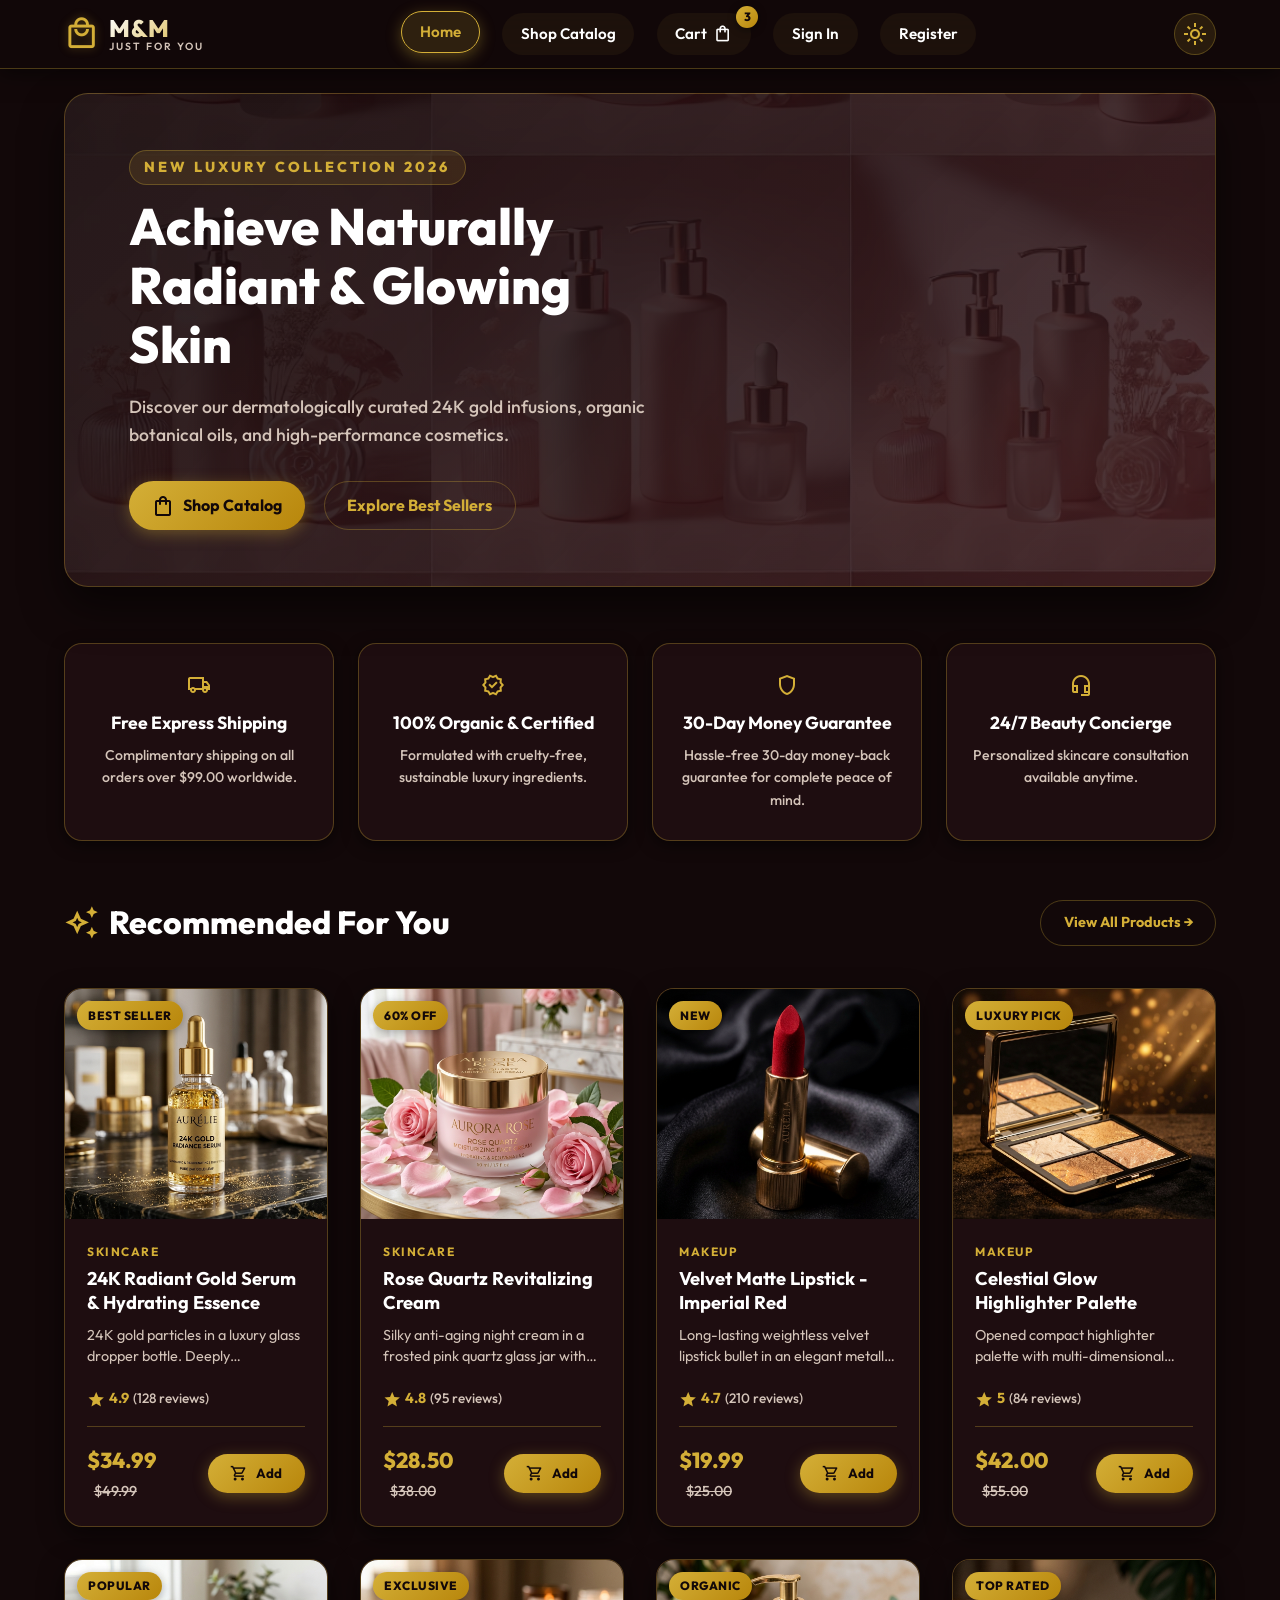
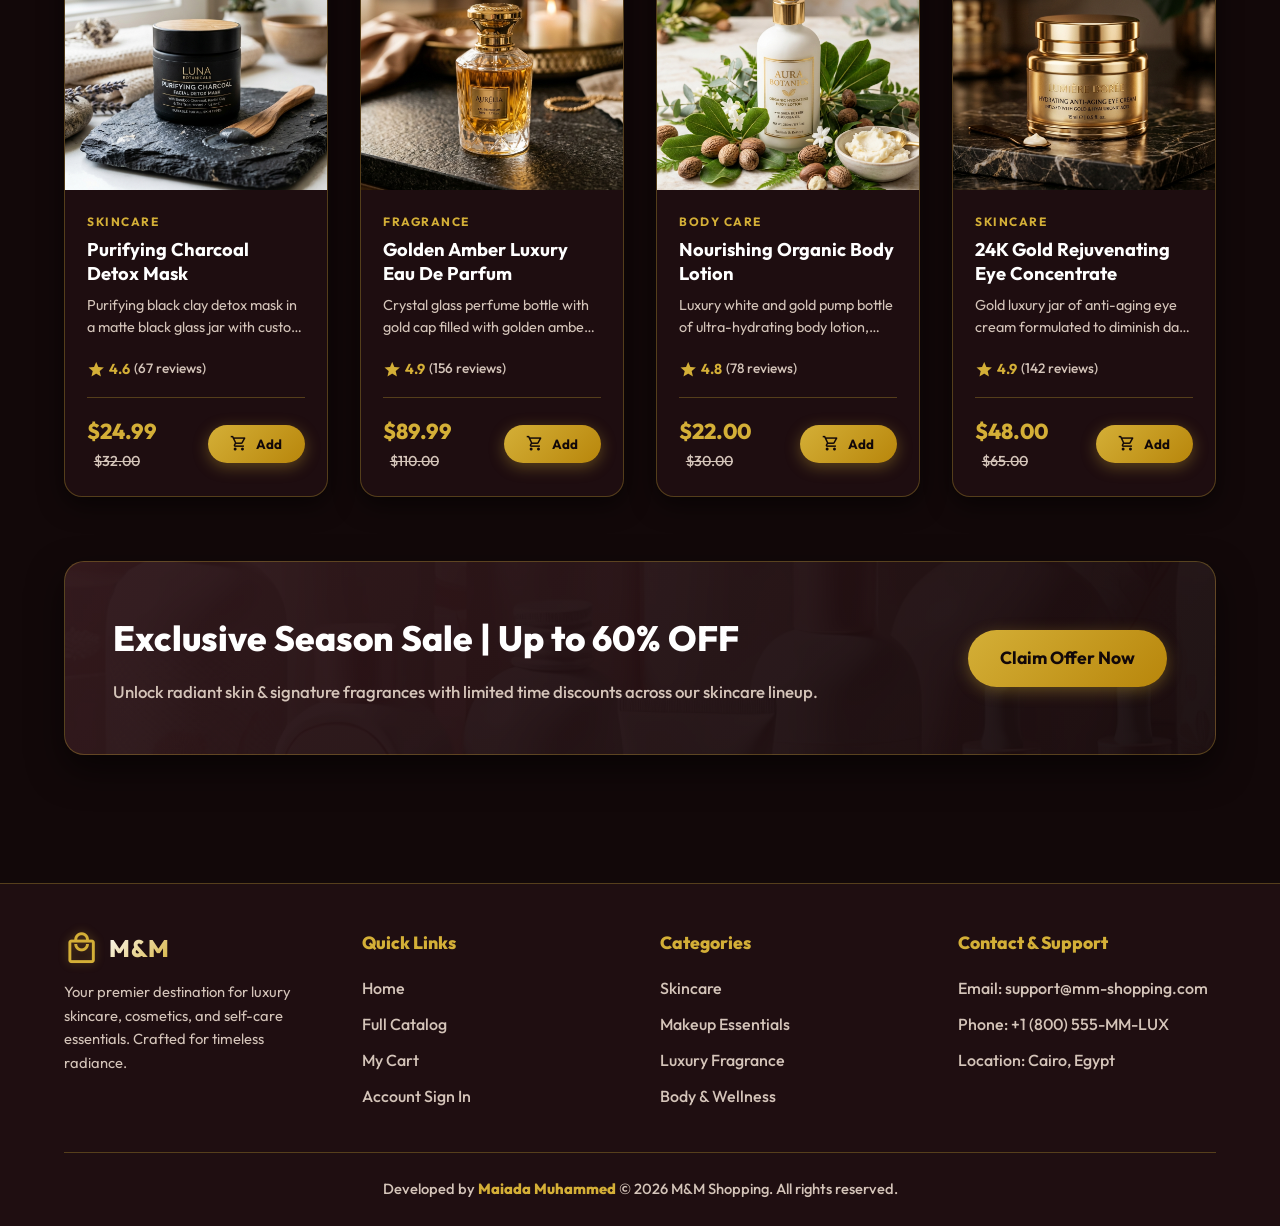
<file: index.html>
<!DOCTYPE html>
<html lang="en" data-theme="dark">
<head>
  <meta charset="UTF-8" />
  <meta name="viewport" content="width=device-width, initial-scale=1.0" />
  <title>M&M Shopping | Luxury Beauty, Skincare & Fragrances</title>
  <meta name="description" content="Discover premium skincare, cosmetics, and luxury fragrances crafted for naturally radiant and glowing skin. Shop our 24K gold serums and organic body care." />
  <meta name="keywords" content="M&M Shopping, luxury skincare, cosmetics, 24K gold serum, luxury perfume, organic body care, beauty store" />
  <meta name="author" content="Maiada Muhammed" />
  
  <!-- OpenGraph SEO Tags -->
  <meta property="og:title" content="M&M Shopping | Luxury Beauty & Skincare" />
  <meta property="og:description" content="Discover premium skincare, cosmetics, and fragrances crafted for naturally radiant and glowing skin." />
  <meta property="og:type" content="website" />
  <meta property="og:image" content="./imgs/background.webp" />

  <!-- Twitter SEO Tags -->
  <meta name="twitter:card" content="summary_large_image" />
  <meta name="twitter:title" content="M&M Shopping | Luxury Beauty & Skincare" />
  <meta name="twitter:description" content="Discover premium skincare, cosmetics, and fragrances crafted for naturally radiant and glowing skin." />

  <!-- Performance Optimization Preconnects -->
  <link rel="preconnect" href="https://fonts.googleapis.com" />
  <link rel="preconnect" href="https://fonts.gstatic.com" crossorigin />
  
  <!-- External Global & Page Styles -->
  <link rel="stylesheet" href="./css/global.css" />
  <link rel="stylesheet" href="./css/pages/home.css" />
  <link rel="stylesheet" href="https://fonts.googleapis.com/css2?family=Material+Symbols+Outlined:opsz,wght,FILL,GRAD@24,400,0,0" />

  <!-- Schema.org JSON-LD Structured Data for SEO -->
  <script type="application/ld+json">
  {
    "@context": "https://schema.org",
    "@type": "BeautyStore",
    "name": "M&M Shopping",
    "description": "Premier destination for luxury skincare, cosmetics, and self-care essentials.",
    "url": "https://mm-shopping.com",
    "telephone": "+1800555MMLUX",
    "priceRange": "$$"
  }
  </script>
</head>
<body>

  <!-- SITE HEADER -->
  <header class="site-header">
    <div class="container header-container">
      <a href="./index.html" class="logo-brand" title="M&M Shopping Home">
        <span class="material-symbols-outlined">local_mall</span>
        <div class="logo-brand-text">
          <span class="logo-title">M&M</span>
          <span class="logo-subtitle">Just For You</span>
        </div>
      </a>

      <nav class="nav-links" aria-label="Main Navigation">
        <a href="./index.html" class="nav-item active">Home</a>
        <a href="./web pages/product.html" class="nav-item">Shop Catalog</a>
        <a href="./web pages/cart.html" class="nav-item cart-link-wrapper">
          <span>Cart</span>
          <span class="material-symbols-outlined" style="font-size:1.2rem;">shopping_bag</span>
          <span class="cart-badge product-number">0</span>
        </a>
        <a href="./web pages/signup.html" class="nav-item sign-up">Sign In</a>
        <a href="./web pages/register.html" class="nav-item register">Register</a>
      </nav>

      <div style="display:flex; align-items:center; gap:0.8rem;">
        <button class="theme-toggle-btn" title="Toggle Light/Dark Theme" aria-label="Toggle theme">
          <span class="material-symbols-outlined">dark_mode</span>
        </button>
        <button class="mobile-menu-btn" title="Open Mobile Navigation" aria-label="Open menu">
          <span class="material-symbols-outlined">menu</span>
        </button>
      </div>
    </div>
  </header>

  <!-- MAIN CONTENT -->
  <main class="container">
    
    <!-- Hero Banner Section -->
    <section class="hero-slider" aria-label="Hero Section">
      <div class="hero-content">
        <span class="hero-subtitle">New Luxury Collection 2026</span>
        <h1 class="hero-title">Achieve Naturally Radiant & Glowing Skin</h1>
        <p class="hero-desc">Discover our dermatologically curated 24K gold infusions, organic botanical oils, and high-performance cosmetics.</p>
        <div class="hero-buttons">
          <a href="./web pages/product.html" class="btn-primary-gold">
            <span class="material-symbols-outlined">shopping_bag</span> Shop Catalog
          </a>
          <a href="#recommended" class="btn-secondary-outline">
            Explore Best Sellers
          </a>
        </div>
      </div>
    </section>

    <!-- Key Benefits Grid -->
    <section class="benefits-grid" aria-label="Store Benefits">
      <div class="benefit-card">
        <span class="material-symbols-outlined benefit-icon">local_shipping</span>
        <h3 class="benefit-title">Free Express Shipping</h3>
        <p class="benefit-desc">Complimentary shipping on all orders over $99.00 worldwide.</p>
      </div>
      <div class="benefit-card">
        <span class="material-symbols-outlined benefit-icon">verified</span>
        <h3 class="benefit-title">100% Organic & Certified</h3>
        <p class="benefit-desc">Formulated with cruelty-free, sustainable luxury ingredients.</p>
      </div>
      <div class="benefit-card">
        <span class="material-symbols-outlined benefit-icon">shield</span>
        <h3 class="benefit-title">30-Day Money Guarantee</h3>
        <p class="benefit-desc">Hassle-free 30-day money-back guarantee for complete peace of mind.</p>
      </div>
      <div class="benefit-card">
        <span class="material-symbols-outlined benefit-icon">headset_mic</span>
        <h3 class="benefit-title">24/7 Beauty Concierge</h3>
        <p class="benefit-desc">Personalized skincare consultation available anytime.</p>
      </div>
    </section>

    <!-- Recommended Products Section -->
    <section id="recommended" aria-label="Recommended Products">
      <div class="section-header">
        <h2 class="section-title">
          <span class="material-symbols-outlined">auto_awesome</span> Recommended For You
        </h2>
        <a href="./web pages/product.html" class="btn-secondary-outline" style="font-size:0.9rem;">
          View All Products →
        </a>
      </div>

      <!-- Products Grid (Populated dynamically via external JS) -->
      <div class="products-grid" id="home-products-grid"></div>
    </section>

    <!-- Promo Banner -->
    <section class="promo-banner" aria-label="Special Discount Banner">
      <div class="promo-text">
        <h2>Exclusive Season Sale | Up to 60% OFF</h2>
        <p>Unlock radiant skin & signature fragrances with limited time discounts across our skincare lineup.</p>
      </div>
      <a href="./web pages/product.html" class="btn-primary-gold" style="padding:0.9rem 2rem; font-size:1.1rem; white-space:nowrap;">
        Claim Offer Now
      </a>
    </section>

  </main>

  <!-- FOOTER -->
  <footer class="site-footer">
    <div class="container">
      <div class="footer-content">
        <div class="footer-brand">
          <a href="./index.html" class="logo-brand">
            <span class="material-symbols-outlined">local_mall</span>
            <span class="logo-title">M&M</span>
          </a>
          <p>Your premier destination for luxury skincare, cosmetics, and self-care essentials. Crafted for timeless radiance.</p>
        </div>
        
        <div class="footer-col">
          <h4>Quick Links</h4>
          <ul class="footer-links">
            <li><a href="./index.html">Home</a></li>
            <li><a href="./web pages/product.html">Full Catalog</a></li>
            <li><a href="./web pages/cart.html">My Cart</a></li>
            <li><a href="./web pages/signup.html">Account Sign In</a></li>
          </ul>
        </div>

        <div class="footer-col">
          <h4>Categories</h4>
          <ul class="footer-links">
            <li><a href="./web pages/product.html">Skincare</a></li>
            <li><a href="./web pages/product.html">Makeup Essentials</a></li>
            <li><a href="./web pages/product.html">Luxury Fragrance</a></li>
            <li><a href="./web pages/product.html">Body & Wellness</a></li>
          </ul>
        </div>

        <div class="footer-col">
          <h4>Contact & Support</h4>
          <ul class="footer-links">
            <li>Email: support@mm-shopping.com</li>
            <li>Phone: +1 (800) 555-MM-LUX</li>
            <li>Location: Cairo, Egypt</li>
          </ul>
        </div>
      </div>

      <div class="footer-bottom">
        Developed by <span>Maiada Muhammed</span> &copy; 2026 M&M Shopping. All rights reserved.
      </div>
    </div>
  </footer>

  <!-- External JavaScript Modules -->
  <script src="./js/products-data.js"></script>
  <script src="./js/cart.js"></script>
  <script src="./js/auth.js"></script>
  <script src="./js/theme.js"></script>
  <script src="./js/main.js"></script>
  <script src="./js/pages/home-page.js"></script>

</body>
</html>
</file>
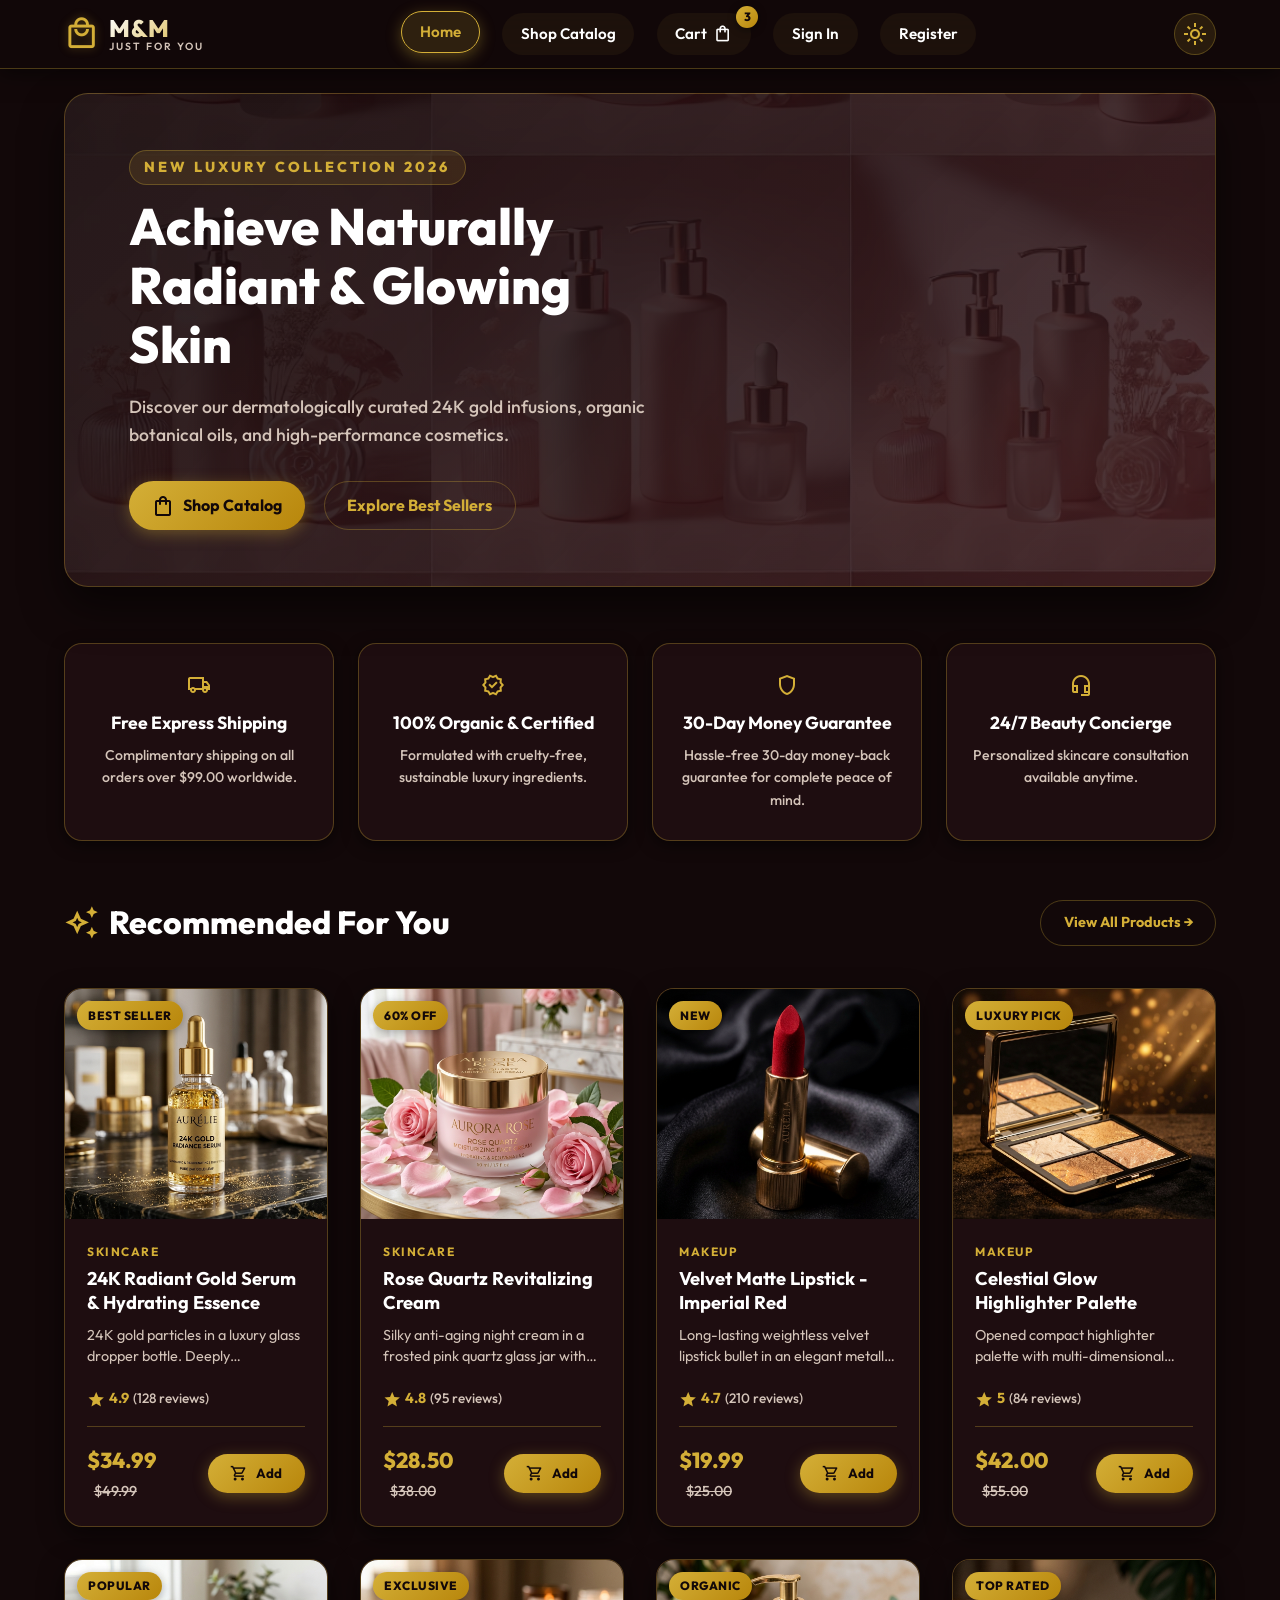
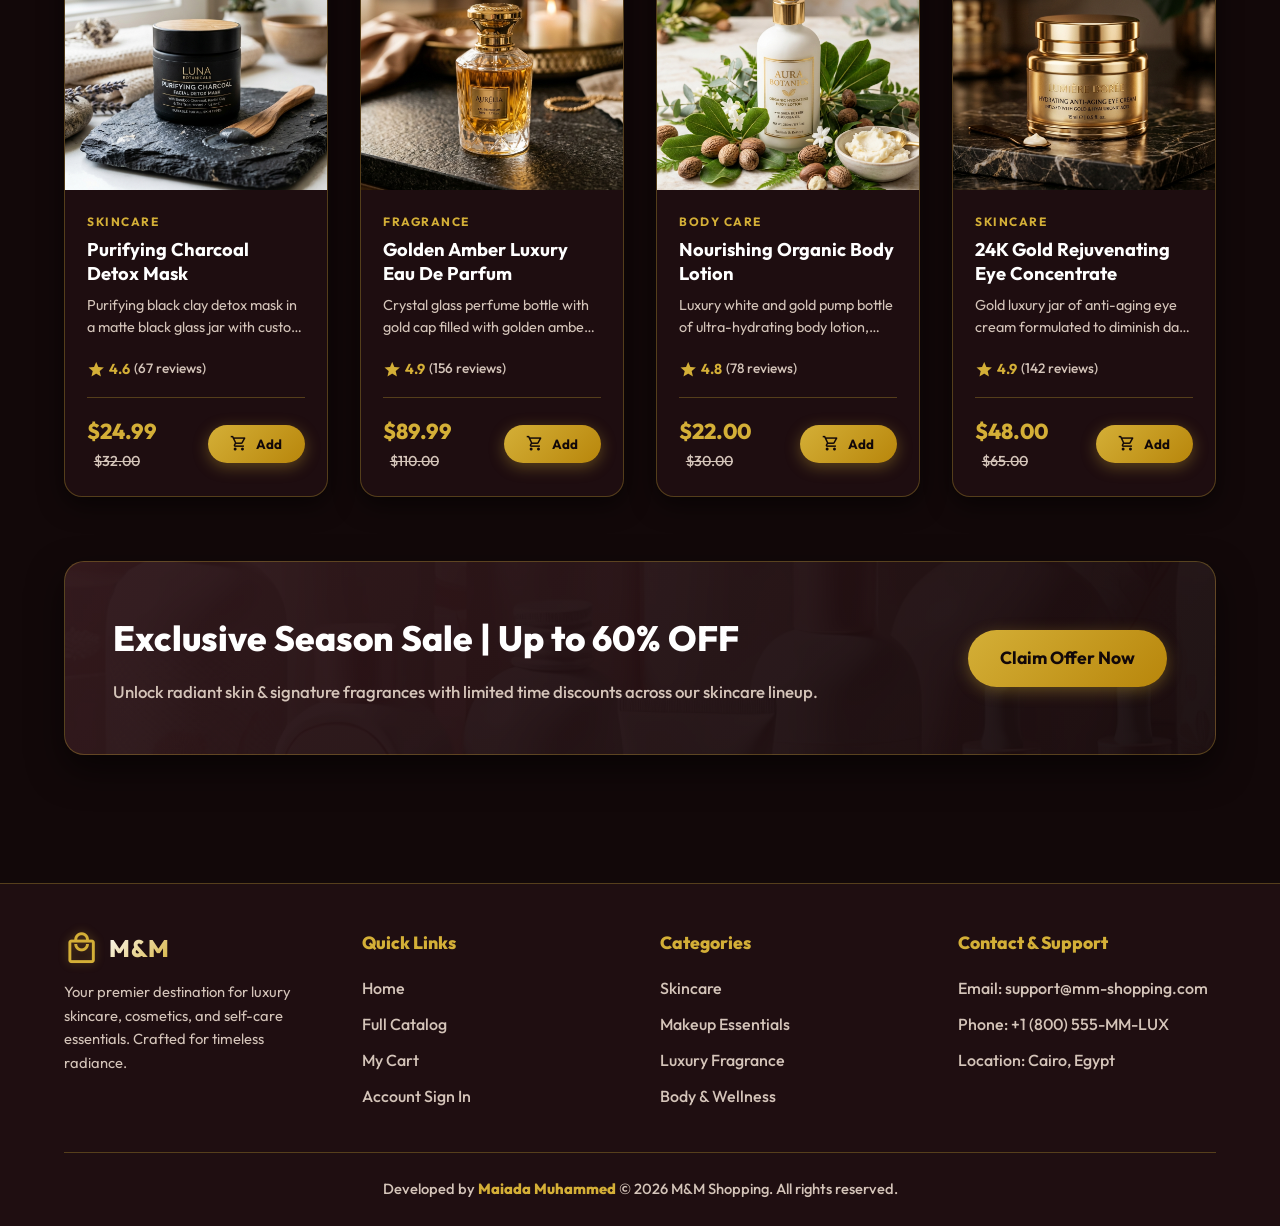
<file: home.html>
<!DOCTYPE html>
<html lang="en" data-theme="dark">
<head>
  <meta charset="UTF-8" />
  <meta name="viewport" content="width=device-width, initial-scale=1.0" />
  <title>M&M Shopping | Luxury Beauty, Skincare & Fragrances</title>
  <meta name="description" content="Discover premium skincare, cosmetics, and luxury fragrances crafted for naturally radiant and glowing skin. Shop our 24K gold serums and organic body care." />
  <meta name="keywords" content="M&M Shopping, luxury skincare, cosmetics, 24K gold serum, luxury perfume, organic body care, beauty store" />
  <meta name="author" content="Maiada Muhammed" />
  
  <!-- OpenGraph SEO Tags -->
  <meta property="og:title" content="M&M Shopping | Luxury Beauty & Skincare" />
  <meta property="og:description" content="Discover premium skincare, cosmetics, and fragrances crafted for naturally radiant and glowing skin." />
  <meta property="og:type" content="website" />
  <meta property="og:image" content="./imgs/background.webp" />

  <!-- Twitter SEO Tags -->
  <meta name="twitter:card" content="summary_large_image" />
  <meta name="twitter:title" content="M&M Shopping | Luxury Beauty & Skincare" />
  <meta name="twitter:description" content="Discover premium skincare, cosmetics, and fragrances crafted for naturally radiant and glowing skin." />

  <!-- Performance Optimization Preconnects -->
  <link rel="preconnect" href="https://fonts.googleapis.com" />
  <link rel="preconnect" href="https://fonts.gstatic.com" crossorigin />
  
  <!-- External Global & Page Styles -->
  <link rel="stylesheet" href="./css/global.css" />
  <link rel="stylesheet" href="./css/pages/home.css" />
  <link rel="stylesheet" href="https://fonts.googleapis.com/css2?family=Material+Symbols+Outlined:opsz,wght,FILL,GRAD@24,400,0,0" />

  <!-- Schema.org JSON-LD Structured Data for SEO -->
  <script type="application/ld+json">
  {
    "@context": "https://schema.org",
    "@type": "BeautyStore",
    "name": "M&M Shopping",
    "description": "Premier destination for luxury skincare, cosmetics, and self-care essentials.",
    "url": "https://mm-shopping.com",
    "telephone": "+1800555MMLUX",
    "priceRange": "$$"
  }
  </script>
</head>
<body>

  <!-- SITE HEADER -->
  <header class="site-header">
    <div class="container header-container">
      <a href="./home.html" class="logo-brand" title="M&M Shopping Home">
        <span class="material-symbols-outlined">local_mall</span>
        <div class="logo-brand-text">
          <span class="logo-title">M&M</span>
          <span class="logo-subtitle">Just For You</span>
        </div>
      </a>

      <nav class="nav-links" aria-label="Main Navigation">
        <a href="./home.html" class="nav-item active">Home</a>
        <a href="./web pages/product.html" class="nav-item">Shop Catalog</a>
        <a href="./web pages/cart.html" class="nav-item cart-link-wrapper">
          <span>Cart</span>
          <span class="material-symbols-outlined" style="font-size:1.2rem;">shopping_bag</span>
          <span class="cart-badge product-number">0</span>
        </a>
        <a href="./web pages/signup.html" class="nav-item sign-up">Sign In</a>
        <a href="./web pages/register.html" class="nav-item register">Register</a>
      </nav>

      <div style="display:flex; align-items:center; gap:0.8rem;">
        <button class="theme-toggle-btn" title="Toggle Light/Dark Theme" aria-label="Toggle theme">
          <span class="material-symbols-outlined">dark_mode</span>
        </button>
        <button class="mobile-menu-btn" title="Open Mobile Navigation" aria-label="Open menu">
          <span class="material-symbols-outlined">menu</span>
        </button>
      </div>
    </div>
  </header>

  <!-- MAIN CONTENT -->
  <main class="container">
    
    <!-- Hero Banner Section -->
    <section class="hero-slider" aria-label="Hero Section">
      <div class="hero-content">
        <span class="hero-subtitle">New Luxury Collection 2026</span>
        <h1 class="hero-title">Achieve Naturally Radiant & Glowing Skin</h1>
        <p class="hero-desc">Discover our dermatologically curated 24K gold infusions, organic botanical oils, and high-performance cosmetics.</p>
        <div class="hero-buttons">
          <a href="./web pages/product.html" class="btn-primary-gold">
            <span class="material-symbols-outlined">shopping_bag</span> Shop Catalog
          </a>
          <a href="#recommended" class="btn-secondary-outline">
            Explore Best Sellers
          </a>
        </div>
      </div>
    </section>

    <!-- Key Benefits Grid -->
    <section class="benefits-grid" aria-label="Store Benefits">
      <div class="benefit-card">
        <span class="material-symbols-outlined benefit-icon">local_shipping</span>
        <h3 class="benefit-title">Free Express Shipping</h3>
        <p class="benefit-desc">Complimentary shipping on all orders over $99.00 worldwide.</p>
      </div>
      <div class="benefit-card">
        <span class="material-symbols-outlined benefit-icon">verified</span>
        <h3 class="benefit-title">100% Organic & Certified</h3>
        <p class="benefit-desc">Formulated with cruelty-free, sustainable luxury ingredients.</p>
      </div>
      <div class="benefit-card">
        <span class="material-symbols-outlined benefit-icon">shield</span>
        <h3 class="benefit-title">30-Day Money Guarantee</h3>
        <p class="benefit-desc">Hassle-free 30-day money-back guarantee for complete peace of mind.</p>
      </div>
      <div class="benefit-card">
        <span class="material-symbols-outlined benefit-icon">headset_mic</span>
        <h3 class="benefit-title">24/7 Beauty Concierge</h3>
        <p class="benefit-desc">Personalized skincare consultation available anytime.</p>
      </div>
    </section>

    <!-- Recommended Products Section -->
    <section id="recommended" aria-label="Recommended Products">
      <div class="section-header">
        <h2 class="section-title">
          <span class="material-symbols-outlined">auto_awesome</span> Recommended For You
        </h2>
        <a href="./web pages/product.html" class="btn-secondary-outline" style="font-size:0.9rem;">
          View All Products →
        </a>
      </div>

      <!-- Products Grid (Populated dynamically via external JS) -->
      <div class="products-grid" id="home-products-grid"></div>
    </section>

    <!-- Promo Banner -->
    <section class="promo-banner" aria-label="Special Discount Banner">
      <div class="promo-text">
        <h2>Exclusive Season Sale | Up to 60% OFF</h2>
        <p>Unlock radiant skin & signature fragrances with limited time discounts across our skincare lineup.</p>
      </div>
      <a href="./web pages/product.html" class="btn-primary-gold" style="padding:0.9rem 2rem; font-size:1.1rem; white-space:nowrap;">
        Claim Offer Now
      </a>
    </section>

  </main>

  <!-- FOOTER -->
  <footer class="site-footer">
    <div class="container">
      <div class="footer-content">
        <div class="footer-brand">
          <a href="./home.html" class="logo-brand">
            <span class="material-symbols-outlined">local_mall</span>
            <span class="logo-title">M&M</span>
          </a>
          <p>Your premier destination for luxury skincare, cosmetics, and self-care essentials. Crafted for timeless radiance.</p>
        </div>
        
        <div class="footer-col">
          <h4>Quick Links</h4>
          <ul class="footer-links">
            <li><a href="./home.html">Home</a></li>
            <li><a href="./web pages/product.html">Full Catalog</a></li>
            <li><a href="./web pages/cart.html">My Cart</a></li>
            <li><a href="./web pages/signup.html">Account Sign In</a></li>
          </ul>
        </div>

        <div class="footer-col">
          <h4>Categories</h4>
          <ul class="footer-links">
            <li><a href="./web pages/product.html">Skincare</a></li>
            <li><a href="./web pages/product.html">Makeup Essentials</a></li>
            <li><a href="./web pages/product.html">Luxury Fragrance</a></li>
            <li><a href="./web pages/product.html">Body & Wellness</a></li>
          </ul>
        </div>

        <div class="footer-col">
          <h4>Contact & Support</h4>
          <ul class="footer-links">
            <li>Email: support@mm-shopping.com</li>
            <li>Phone: +1 (800) 555-MM-LUX</li>
            <li>Location: Cairo, Egypt</li>
          </ul>
        </div>
      </div>

      <div class="footer-bottom">
        Developed by <span>Maiada Muhammed</span> &copy; 2026 M&M Shopping. All rights reserved.
      </div>
    </div>
  </footer>

  <!-- External JavaScript Modules -->
  <script src="./js/products-data.js"></script>
  <script src="./js/cart.js"></script>
  <script src="./js/auth.js"></script>
  <script src="./js/theme.js"></script>
  <script src="./js/main.js"></script>
  <script src="./js/pages/home-page.js"></script>

</body>
</html>
</file>
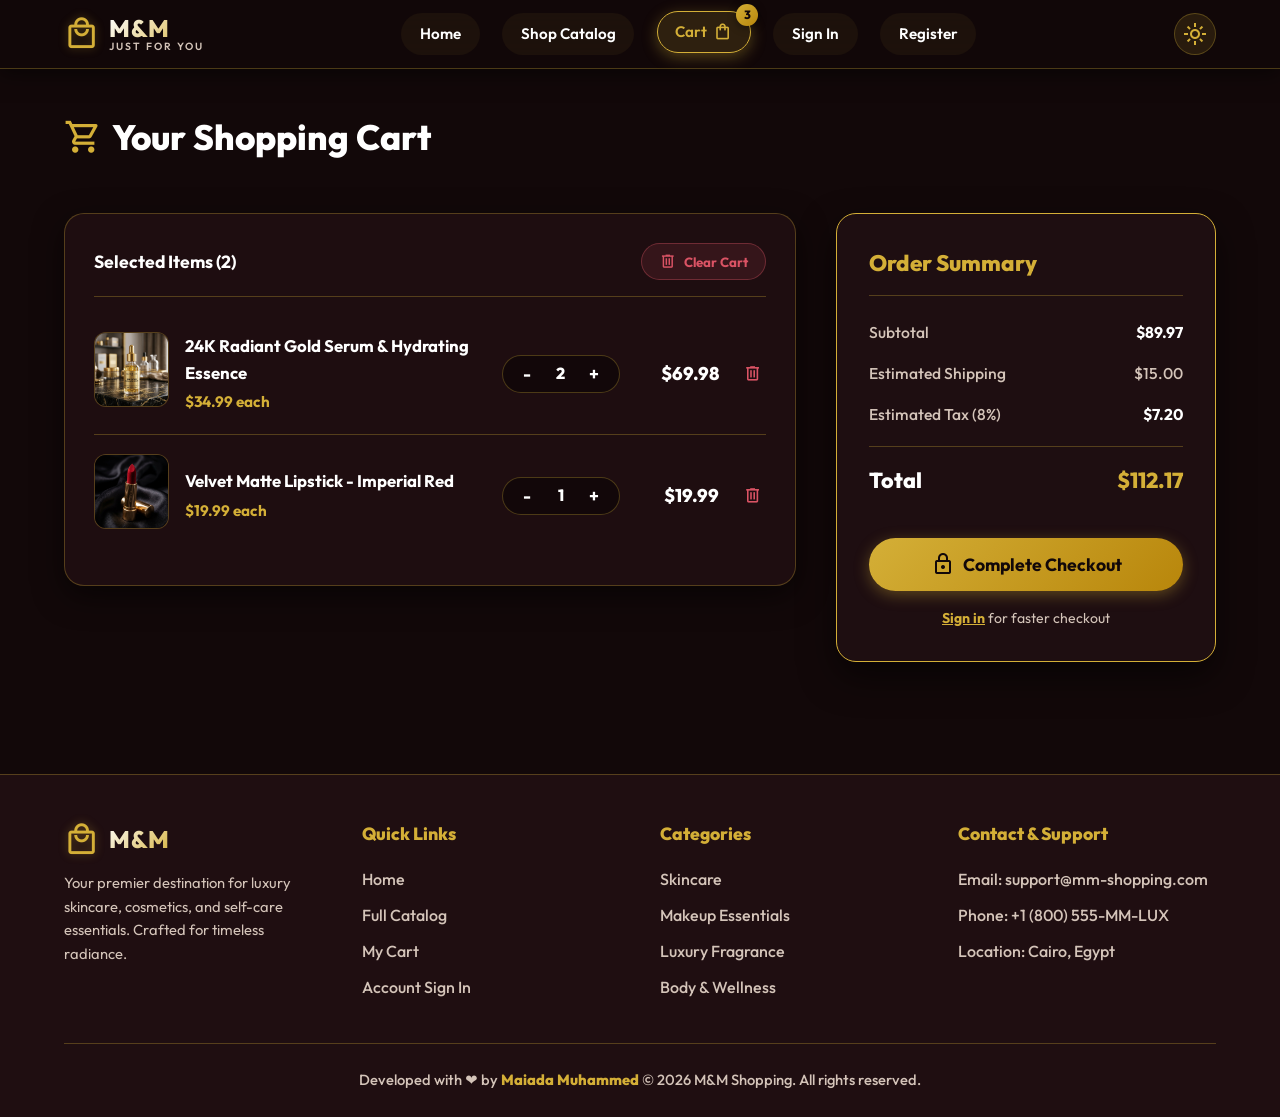
<file: web pages/cart.html>
<!DOCTYPE html>
<html lang="en" data-theme="dark">
<head>
  <meta charset="UTF-8" />
  <meta name="viewport" content="width=device-width, initial-scale=1.0" />
  <title>Your Shopping Cart | M&M Shopping</title>
  <meta name="description" content="Review your selected luxury items, manage quantities, and complete your checkout securely." />
  
  <!-- Preconnect Fonts -->
  <link rel="preconnect" href="https://fonts.googleapis.com" />
  <link rel="preconnect" href="https://fonts.gstatic.com" crossorigin />

  <!-- External Styles -->
  <link rel="stylesheet" href="../css/global.css" />
  <link rel="stylesheet" href="../css/pages/cart.css" />
  <link rel="stylesheet" href="https://fonts.googleapis.com/css2?family=Material+Symbols+Outlined:opsz,wght,FILL,GRAD@24,400,0,0" />
</head>
<body>

  <!-- SITE HEADER -->
  <header class="site-header">
    <div class="container header-container">
      <a href="../index.html" class="logo-brand">
        <span class="material-symbols-outlined">local_mall</span>
        <div class="logo-brand-text">
          <span class="logo-title">M&M</span>
          <span class="logo-subtitle">Just For You</span>
        </div>
      </a>

      <nav class="nav-links" aria-label="Main Navigation">
        <a href="../index.html" class="nav-item">Home</a>
        <a href="./product.html" class="nav-item">Shop Catalog</a>
        <a href="./cart.html" class="nav-item cart-link-wrapper active">
          <span>Cart</span>
          <span class="material-symbols-outlined" style="font-size:1.2rem;">shopping_bag</span>
          <span class="cart-badge product-number">0</span>
        </a>
        <a href="./signup.html" class="nav-item sign-up">Sign In</a>
        <a href="./register.html" class="nav-item register">Register</a>
      </nav>

      <div style="display:flex; align-items:center; gap:0.8rem;">
        <button class="theme-toggle-btn" title="Toggle Light/Dark Theme" aria-label="Toggle theme">
          <span class="material-symbols-outlined">dark_mode</span>
        </button>
        <button class="mobile-menu-btn" title="Open Menu" aria-label="Open menu">
          <span class="material-symbols-outlined">menu</span>
        </button>
      </div>
    </div>
  </header>

  <!-- CART PAGE CONTENT -->
  <main class="container">
    <h1 style="font-size:2.2rem; font-weight:800; margin-top:2.5rem; margin-bottom:1rem; display:flex; align-items:center; gap:0.6rem; color:var(--text-primary);">
      <span class="material-symbols-outlined" style="color:var(--accent-gold); font-size:2.4rem;">shopping_cart</span> Your Shopping Cart
    </h1>

    <div id="cart-content-area">
      <!-- Dynamically populated Cart Layout via external JS -->
    </div>
  </main>

  <!-- ORDER SUCCESS MODAL -->
  <div class="modal-overlay" id="checkout-modal">
    <div class="modal-card">
      <span class="material-symbols-outlined" style="font-size:4rem; color:var(--accent-gold); margin-bottom:1rem;">task_alt</span>
      <h2 style="font-size:2rem; font-weight:800; color:var(--text-primary); margin-bottom:0.5rem;">Order Confirmed!</h2>
      <p style="color:var(--text-secondary); font-size:1rem; margin-bottom:1.5rem;">Thank you for shopping with M&M Luxury Store. Your order ID is <strong style="color:var(--accent-gold);" id="order-id-span">#MM-84920</strong>.</p>
      <button class="btn-primary-gold" id="modal-close-btn" style="width:100%; padding:0.9rem;">
        Continue Shopping
      </button>
    </div>
  </div>

  <!-- FOOTER -->
  <footer class="site-footer">
    <div class="container">
      <div class="footer-content">
        <div class="footer-brand">
          <a href="../index.html" class="logo-brand">
            <span class="material-symbols-outlined">local_mall</span>
            <span class="logo-title">M&M</span>
          </a>
          <p>Your premier destination for luxury skincare, cosmetics, and self-care essentials. Crafted for timeless radiance.</p>
        </div>
        
        <div class="footer-col">
          <h4>Quick Links</h4>
          <ul class="footer-links">
            <li><a href="../index.html">Home</a></li>
            <li><a href="./product.html">Full Catalog</a></li>
            <li><a href="./cart.html">My Cart</a></li>
            <li><a href="./signup.html">Account Sign In</a></li>
          </ul>
        </div>

        <div class="footer-col">
          <h4>Categories</h4>
          <ul class="footer-links">
            <li><a href="./product.html">Skincare</a></li>
            <li><a href="./product.html">Makeup Essentials</a></li>
            <li><a href="./product.html">Luxury Fragrance</a></li>
            <li><a href="./product.html">Body & Wellness</a></li>
          </ul>
        </div>

        <div class="footer-col">
          <h4>Contact & Support</h4>
          <ul class="footer-links">
            <li>Email: support@mm-shopping.com</li>
            <li>Phone: +1 (800) 555-MM-LUX</li>
            <li>Location: Cairo, Egypt</li>
          </ul>
        </div>
      </div>

      <div class="footer-bottom">
        Developed with ❤️ by <span>Maiada Muhammed</span> &copy; 2026 M&M Shopping. All rights reserved.
      </div>
    </div>
  </footer>

  <!-- External JavaScript Modules -->
  <script src="../js/products-data.js"></script>
  <script src="../js/cart.js"></script>
  <script src="../js/auth.js"></script>
  <script src="../js/theme.js"></script>
  <script src="../js/main.js"></script>
  <script src="../js/pages/cart-page.js"></script>
</body>
</html>
</file>
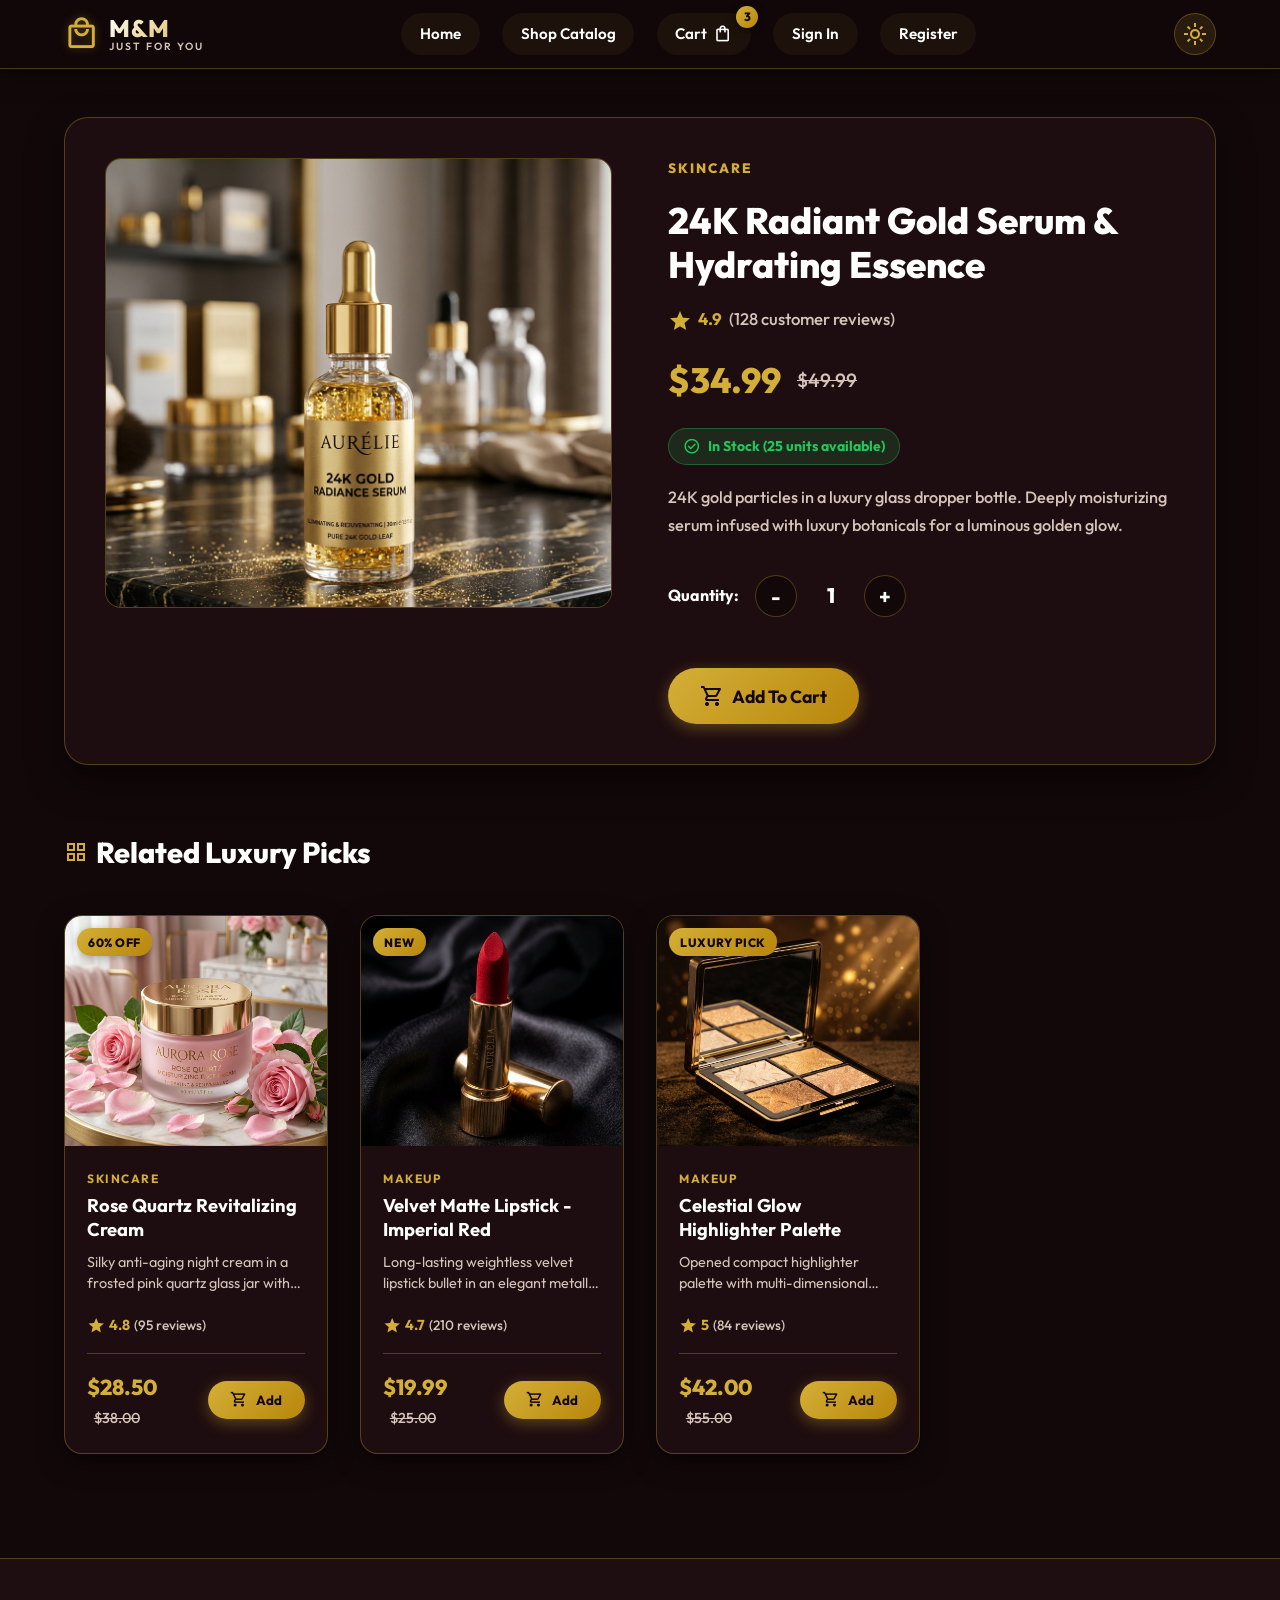
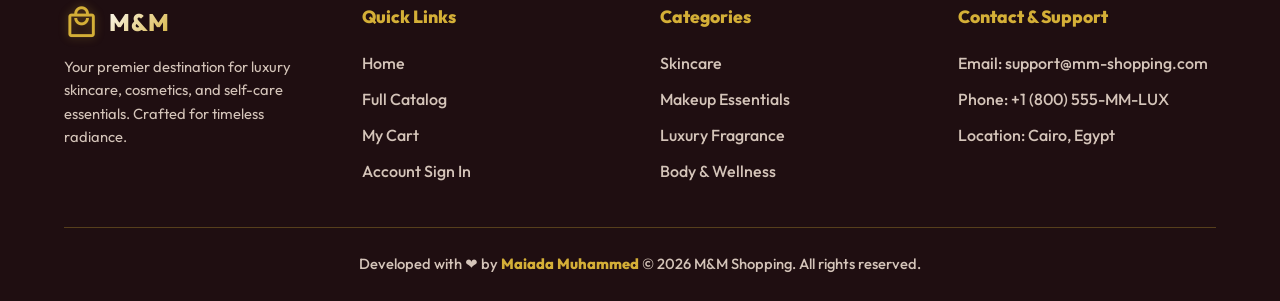
<file: web pages/product-details.html>
<!DOCTYPE html>
<html lang="en" data-theme="dark">
<head>
  <meta charset="UTF-8" />
  <meta name="viewport" content="width=device-width, initial-scale=1.0" />
  <title>Product Details | M&M Shopping</title>
  <meta name="description" content="View detailed features, ingredients, and pricing for luxury beauty essentials." />
  
  <!-- Preconnect Fonts -->
  <link rel="preconnect" href="https://fonts.googleapis.com" />
  <link rel="preconnect" href="https://fonts.gstatic.com" crossorigin />

  <!-- External Styles -->
  <link rel="stylesheet" href="../css/global.css" />
  <link rel="stylesheet" href="../css/pages/product-details.css" />
  <link rel="stylesheet" href="https://fonts.googleapis.com/css2?family=Material+Symbols+Outlined:opsz,wght,FILL,GRAD@24,400,0,0" />
</head>
<body>

  <!-- SITE HEADER -->
  <header class="site-header">
    <div class="container header-container">
      <a href="../index.html" class="logo-brand">
        <span class="material-symbols-outlined">local_mall</span>
        <div class="logo-brand-text">
          <span class="logo-title">M&M</span>
          <span class="logo-subtitle">Just For You</span>
        </div>
      </a>

      <nav class="nav-links" aria-label="Main Navigation">
        <a href="../index.html" class="nav-item">Home</a>
        <a href="./product.html" class="nav-item">Shop Catalog</a>
        <a href="./cart.html" class="nav-item cart-link-wrapper">
          <span>Cart</span>
          <span class="material-symbols-outlined" style="font-size:1.2rem;">shopping_bag</span>
          <span class="cart-badge product-number">0</span>
        </a>
        <a href="./signup.html" class="nav-item sign-up">Sign In</a>
        <a href="./register.html" class="nav-item register">Register</a>
      </nav>

      <div style="display:flex; align-items:center; gap:0.8rem;">
        <button class="theme-toggle-btn" title="Toggle Light/Dark Theme" aria-label="Toggle theme">
          <span class="material-symbols-outlined">dark_mode</span>
        </button>
        <button class="mobile-menu-btn" title="Open Menu" aria-label="Open menu">
          <span class="material-symbols-outlined">menu</span>
        </button>
      </div>
    </div>
  </header>

  <!-- PRODUCT DETAILS MAIN CONTENT -->
  <main class="container">
    <div class="details-container" id="details-wrapper">
      <!-- Dynamically Rendered Details via external JS -->
    </div>

    <!-- Related Products Section -->
    <section style="margin-top: 4rem;">
      <h2 style="font-size:1.8rem; font-weight:800; margin-bottom:1.5rem; display:flex; align-items:center; gap:0.5rem; color:var(--text-primary);">
        <span class="material-symbols-outlined" style="color:var(--accent-gold);">grid_view</span> Related Luxury Picks
      </h2>
      <div class="products-grid" id="related-products-grid">
        <!-- Related Products inserted via external JS -->
      </div>
    </section>
  </main>

  <!-- FOOTER -->
  <footer class="site-footer">
    <div class="container">
      <div class="footer-content">
        <div class="footer-brand">
          <a href="../index.html" class="logo-brand">
            <span class="material-symbols-outlined">local_mall</span>
            <span class="logo-title">M&M</span>
          </a>
          <p>Your premier destination for luxury skincare, cosmetics, and self-care essentials. Crafted for timeless radiance.</p>
        </div>
        
        <div class="footer-col">
          <h4>Quick Links</h4>
          <ul class="footer-links">
            <li><a href="../index.html">Home</a></li>
            <li><a href="./product.html">Full Catalog</a></li>
            <li><a href="./cart.html">My Cart</a></li>
            <li><a href="./signup.html">Account Sign In</a></li>
          </ul>
        </div>

        <div class="footer-col">
          <h4>Categories</h4>
          <ul class="footer-links">
            <li><a href="./product.html">Skincare</a></li>
            <li><a href="./product.html">Makeup Essentials</a></li>
            <li><a href="./product.html">Luxury Fragrance</a></li>
            <li><a href="./product.html">Body & Wellness</a></li>
          </ul>
        </div>

        <div class="footer-col">
          <h4>Contact & Support</h4>
          <ul class="footer-links">
            <li>Email: support@mm-shopping.com</li>
            <li>Phone: +1 (800) 555-MM-LUX</li>
            <li>Location: Cairo, Egypt</li>
          </ul>
        </div>
      </div>

      <div class="footer-bottom">
        Developed with ❤️ by <span>Maiada Muhammed</span> &copy; 2026 M&M Shopping. All rights reserved.
      </div>
    </div>
  </footer>

  <!-- External JavaScript Modules -->
  <script src="../js/products-data.js"></script>
  <script src="../js/cart.js"></script>
  <script src="../js/auth.js"></script>
  <script src="../js/theme.js"></script>
  <script src="../js/main.js"></script>
  <script src="../js/pages/product-details-page.js"></script>
</body>
</html>
</file>
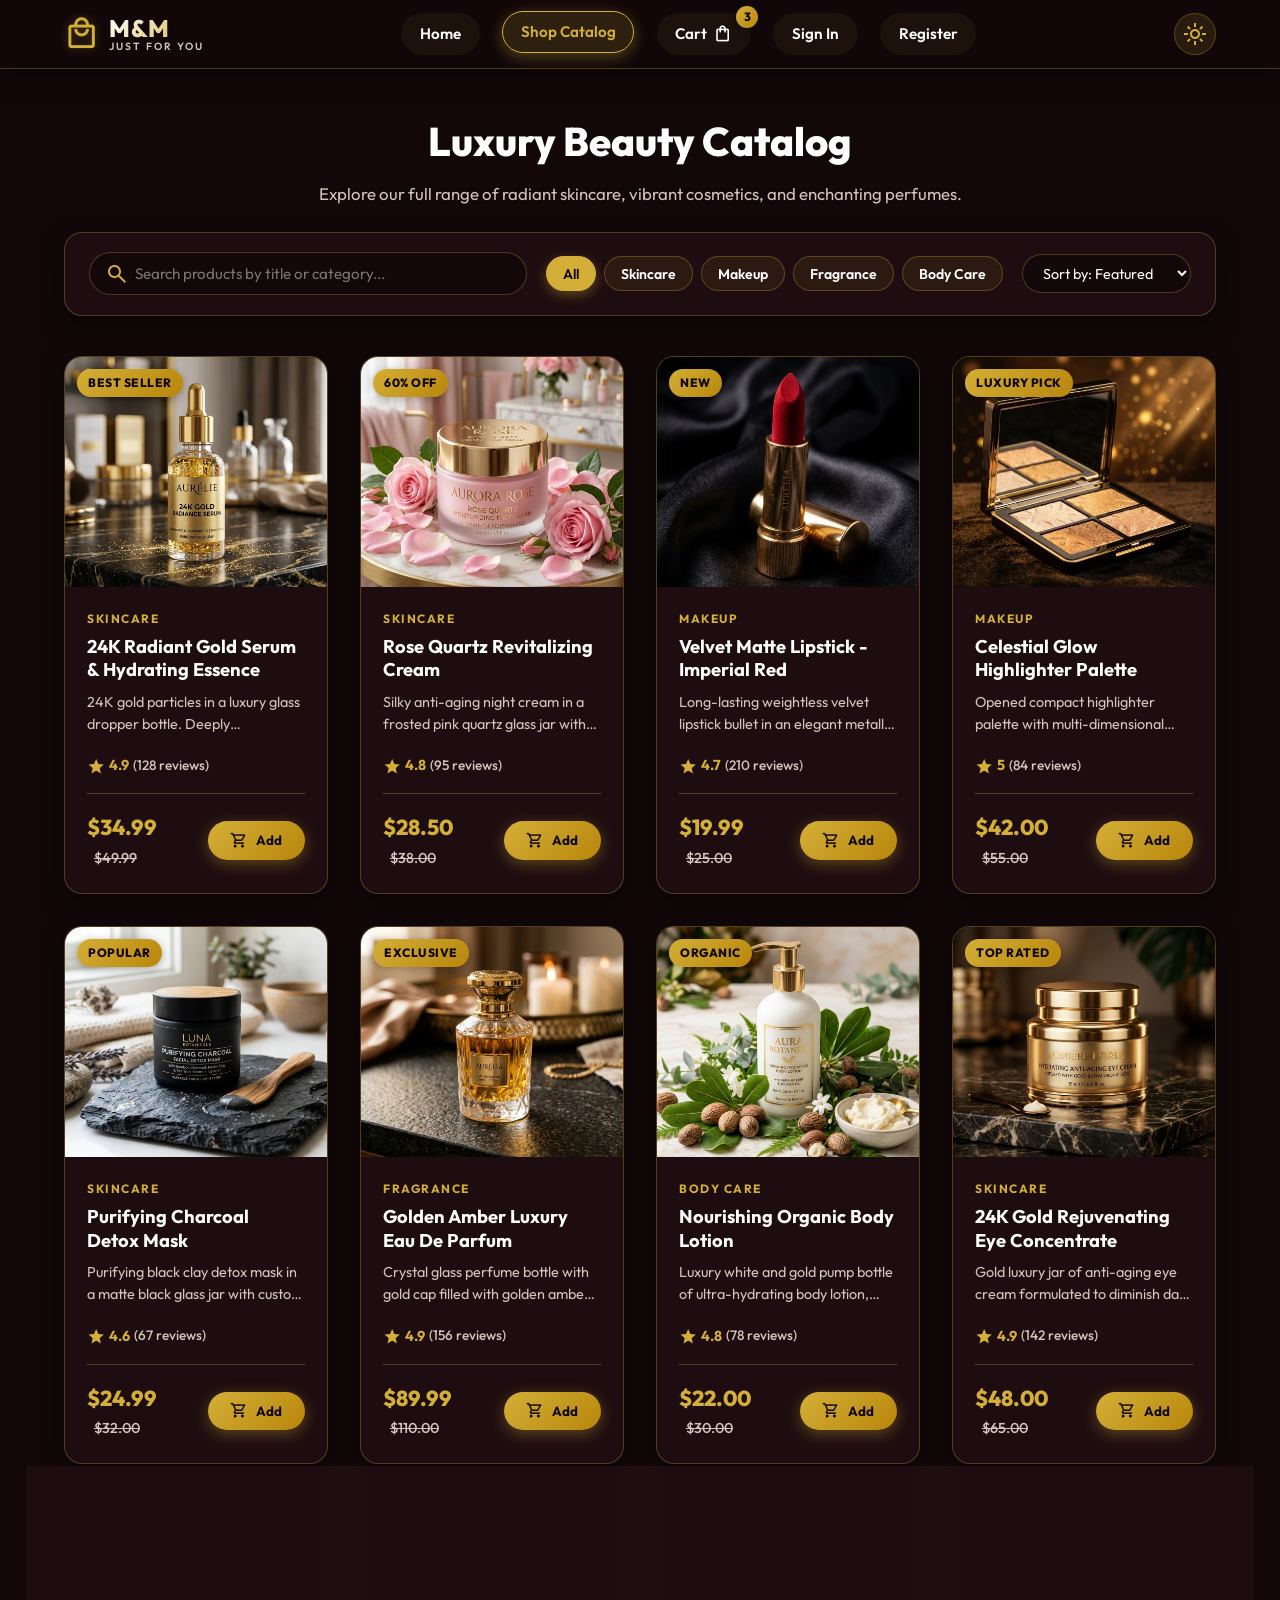
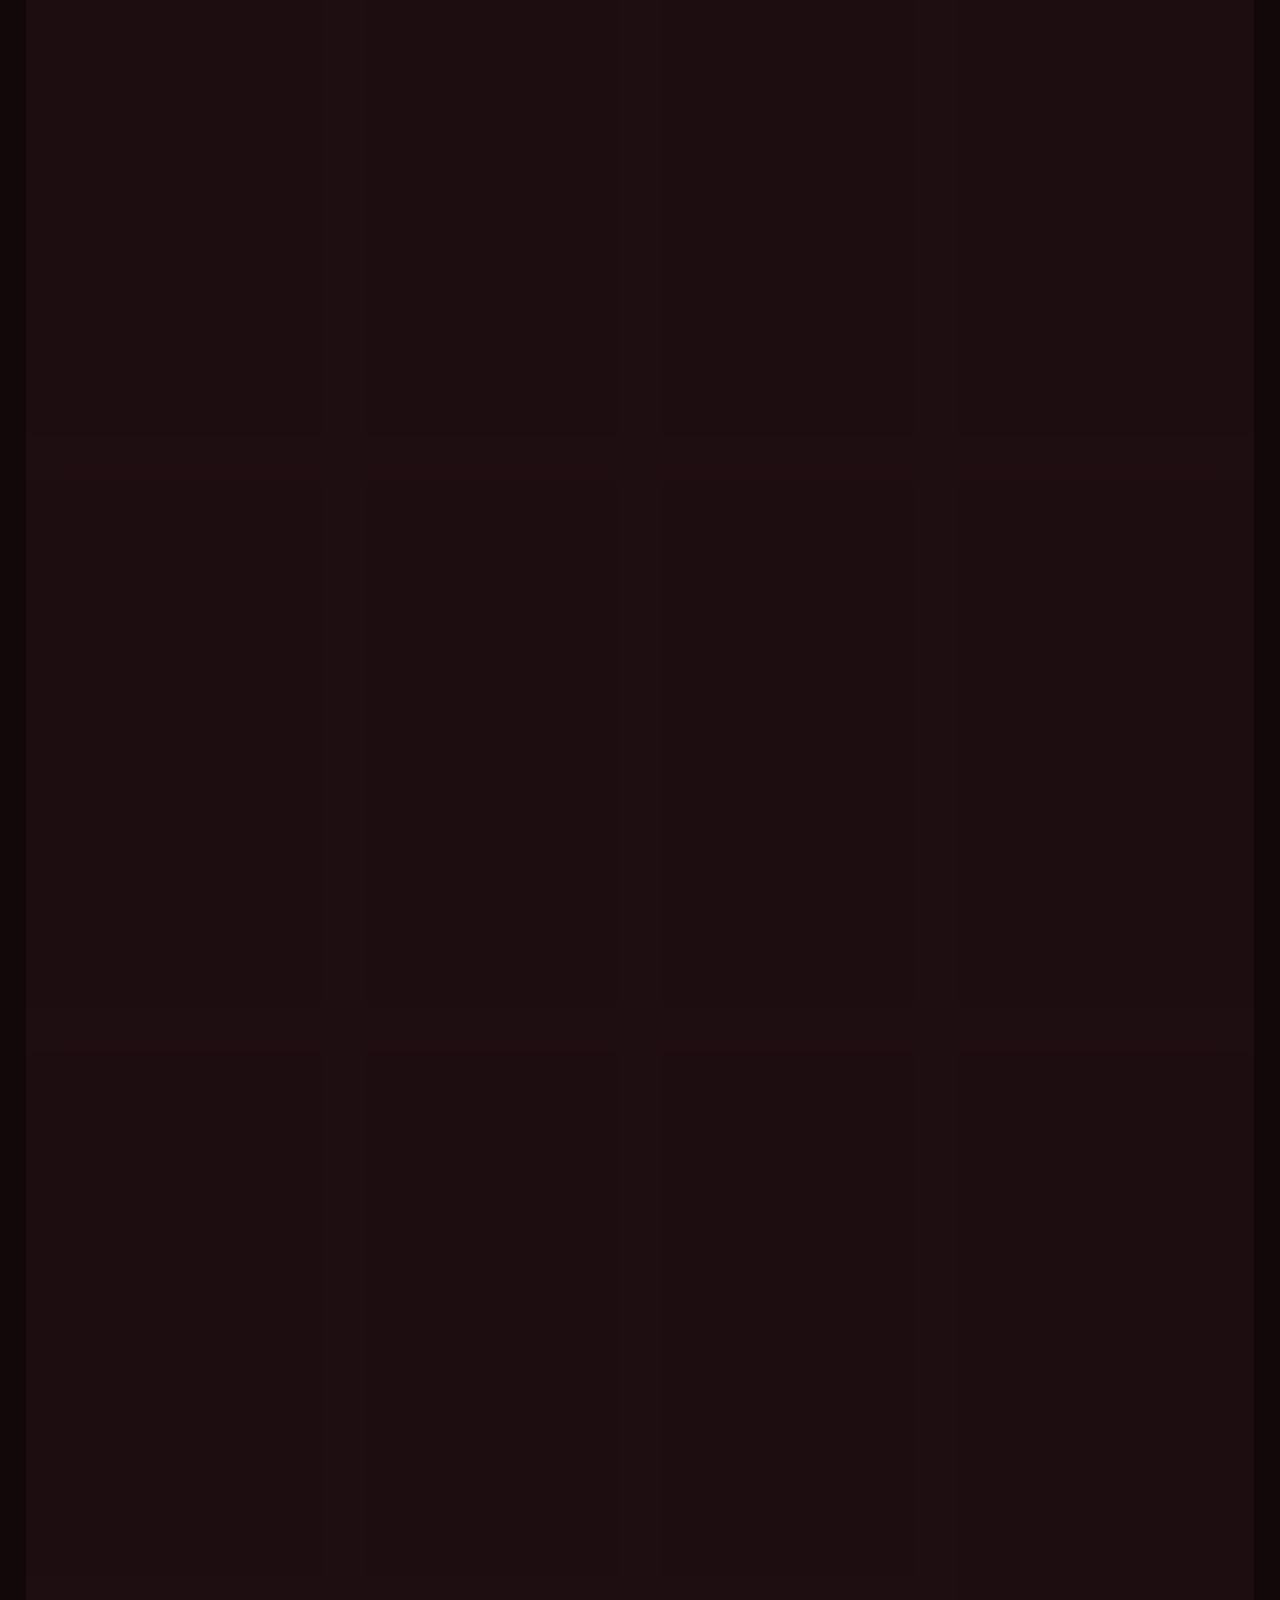
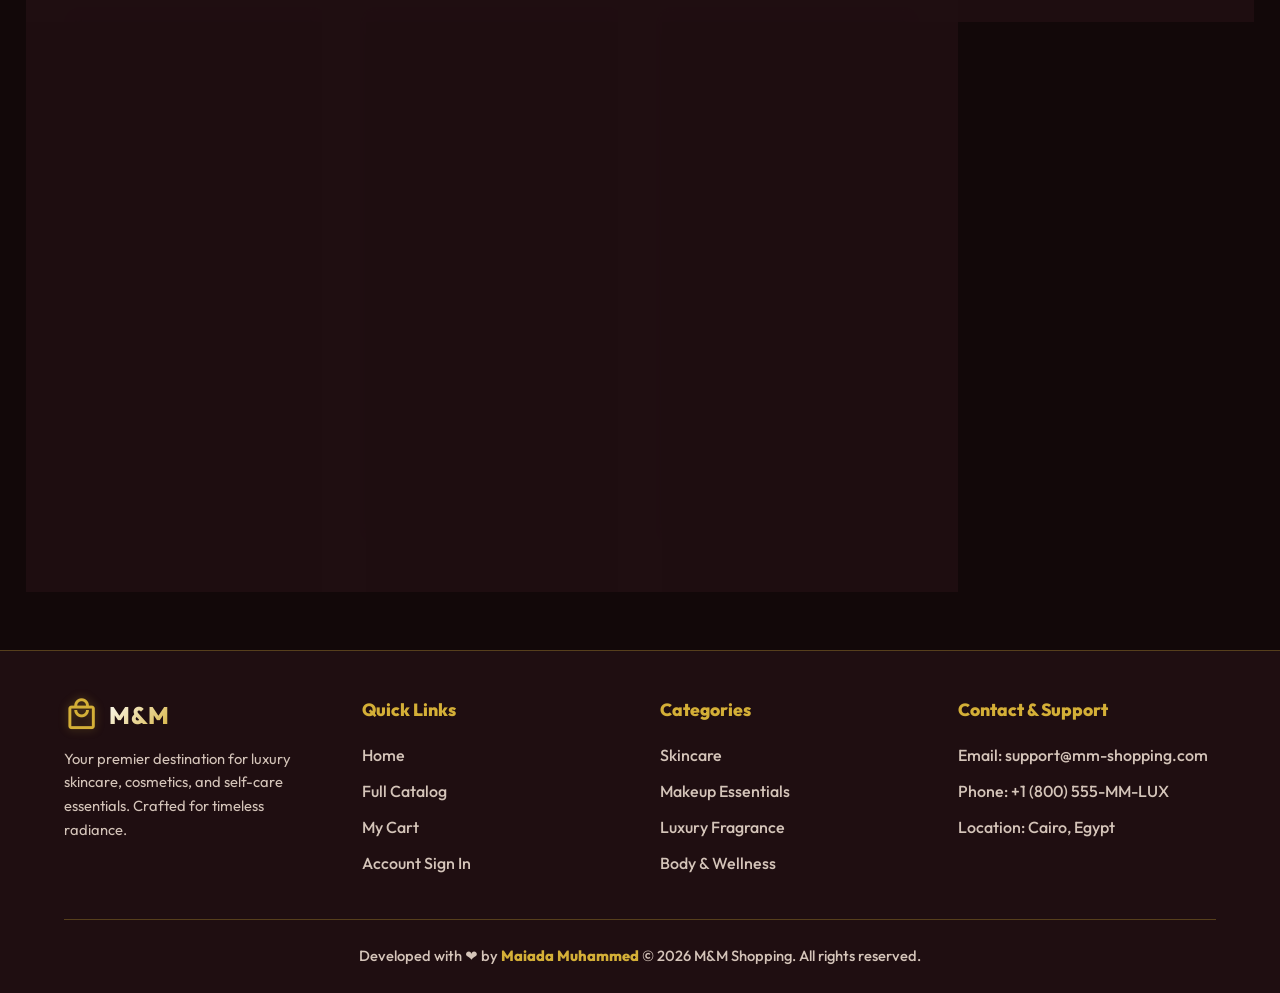
<file: web pages/product.html>
<!DOCTYPE html>
<html lang="en" data-theme="dark">
<head>
  <meta charset="UTF-8" />
  <meta name="viewport" content="width=device-width, initial-scale=1.0" />
  <title>Products Catalog | Luxury Skincare, Makeup & Perfumes | M&M Shopping</title>
  <meta name="description" content="Browse our luxury catalog of 24K gold eye concentrates, botanical creams, lipsticks, and exclusive perfumes." />
  <meta name="keywords" content="M&M Shopping catalog, luxury cosmetics, skincare products, luxury fragrances, anti-aging cream" />
  
  <!-- OpenGraph SEO -->
  <meta property="og:title" content="Products Catalog | M&M Shopping" />
  <meta property="og:description" content="Browse our full catalog of luxury skincare, cosmetics, and signature fragrances." />
  <meta property="og:type" content="website" />
  
  <!-- Preconnect Fonts -->
  <link rel="preconnect" href="https://fonts.googleapis.com" />
  <link rel="preconnect" href="https://fonts.gstatic.com" crossorigin />

  <!-- External Styles -->
  <link rel="stylesheet" href="../css/global.css" />
  <link rel="stylesheet" href="../css/pages/product.css" />
  <link rel="stylesheet" href="https://fonts.googleapis.com/css2?family=Material+Symbols+Outlined:opsz,wght,FILL,GRAD@24,400,0,0" />
</head>
<body>

  <!-- SITE HEADER -->
  <header class="site-header">
    <div class="container header-container">
      <a href="../index.html" class="logo-brand">
        <span class="material-symbols-outlined">local_mall</span>
        <div class="logo-brand-text">
          <span class="logo-title">M&M</span>
          <span class="logo-subtitle">Just For You</span>
        </div>
      </a>

      <nav class="nav-links" aria-label="Main Navigation">
        <a href="../index.html" class="nav-item">Home</a>
        <a href="./product.html" class="nav-item active">Shop Catalog</a>
        <a href="./cart.html" class="nav-item cart-link-wrapper">
          <span>Cart</span>
          <span class="material-symbols-outlined" style="font-size:1.2rem;">shopping_bag</span>
          <span class="cart-badge product-number">0</span>
        </a>
        <a href="./signup.html" class="nav-item sign-up">Sign In</a>
        <a href="./register.html" class="nav-item register">Register</a>
      </nav>

      <div style="display:flex; align-items:center; gap:0.8rem;">
        <button class="theme-toggle-btn" title="Toggle Light/Dark Theme" aria-label="Toggle theme">
          <span class="material-symbols-outlined">dark_mode</span>
        </button>
        <button class="mobile-menu-btn" title="Open Menu" aria-label="Open menu">
          <span class="material-symbols-outlined">menu</span>
        </button>
      </div>
    </div>
  </header>

  <!-- MAIN CATALOG CONTENT -->
  <main class="container">
    <div class="catalog-header">
      <h1 class="catalog-title">Luxury Beauty Catalog</h1>
      <p class="catalog-subtitle">Explore our full range of radiant skincare, vibrant cosmetics, and enchanting perfumes.</p>
    </div>

    <!-- Filter & Search Control Panel -->
    <div class="filter-bar-container">
      <!-- Search Input -->
      <div class="search-box">
        <span class="material-symbols-outlined search-icon">search</span>
        <input type="text" id="search-input" class="search-input" placeholder="Search products by title or category..." aria-label="Search products" />
      </div>

      <!-- Categories Pills -->
      <div class="category-pills" aria-label="Category Filters">
        <button class="category-btn active" data-cat="all">All</button>
        <button class="category-btn" data-cat="Skincare">Skincare</button>
        <button class="category-btn" data-cat="Makeup">Makeup</button>
        <button class="category-btn" data-cat="Fragrance">Fragrance</button>
        <button class="category-btn" data-cat="Body Care">Body Care</button>
      </div>

      <!-- Sort Options -->
      <select id="sort-select" class="sort-select" aria-label="Sort products">
        <option value="featured">Sort by: Featured</option>
        <option value="price-low">Price: Low to High</option>
        <option value="price-high">Price: High to Low</option>
        <option value="rating">Top Rated</option>
      </select>
    </div>

    <!-- Products Grid -->
    <div class="products-grid" id="catalog-products-grid">
      <!-- Dynamic Products populated via external JS -->
    </div>
  </main>

  <!-- FOOTER -->
  <footer class="site-footer">
    <div class="container">
      <div class="footer-content">
        <div class="footer-brand">
          <a href="../index.html" class="logo-brand">
            <span class="material-symbols-outlined">local_mall</span>
            <span class="logo-title">M&M</span>
          </a>
          <p>Your premier destination for luxury skincare, cosmetics, and self-care essentials. Crafted for timeless radiance.</p>
        </div>
        
        <div class="footer-col">
          <h4>Quick Links</h4>
          <ul class="footer-links">
            <li><a href="../index.html">Home</a></li>
            <li><a href="./product.html">Full Catalog</a></li>
            <li><a href="./cart.html">My Cart</a></li>
            <li><a href="./signup.html">Account Sign In</a></li>
          </ul>
        </div>

        <div class="footer-col">
          <h4>Categories</h4>
          <ul class="footer-links">
            <li><a href="./product.html">Skincare</a></li>
            <li><a href="./product.html">Makeup Essentials</a></li>
            <li><a href="./product.html">Luxury Fragrance</a></li>
            <li><a href="./product.html">Body & Wellness</a></li>
          </ul>
        </div>

        <div class="footer-col">
          <h4>Contact & Support</h4>
          <ul class="footer-links">
            <li>Email: support@mm-shopping.com</li>
            <li>Phone: +1 (800) 555-MM-LUX</li>
            <li>Location: Cairo, Egypt</li>
          </ul>
        </div>
      </div>

      <div class="footer-bottom">
        Developed with ❤️ by <span>Maiada Muhammed</span> &copy; 2026 M&M Shopping. All rights reserved.
      </div>
    </div>
  </footer>

  <!-- External JavaScript Modules -->
  <script src="../js/products-data.js"></script>
  <script src="../js/cart.js"></script>
  <script src="../js/auth.js"></script>
  <script src="../js/theme.js"></script>
  <script src="../js/main.js"></script>
  <script src="../js/pages/catalog-page.js"></script>
</body>
</html>
</file>
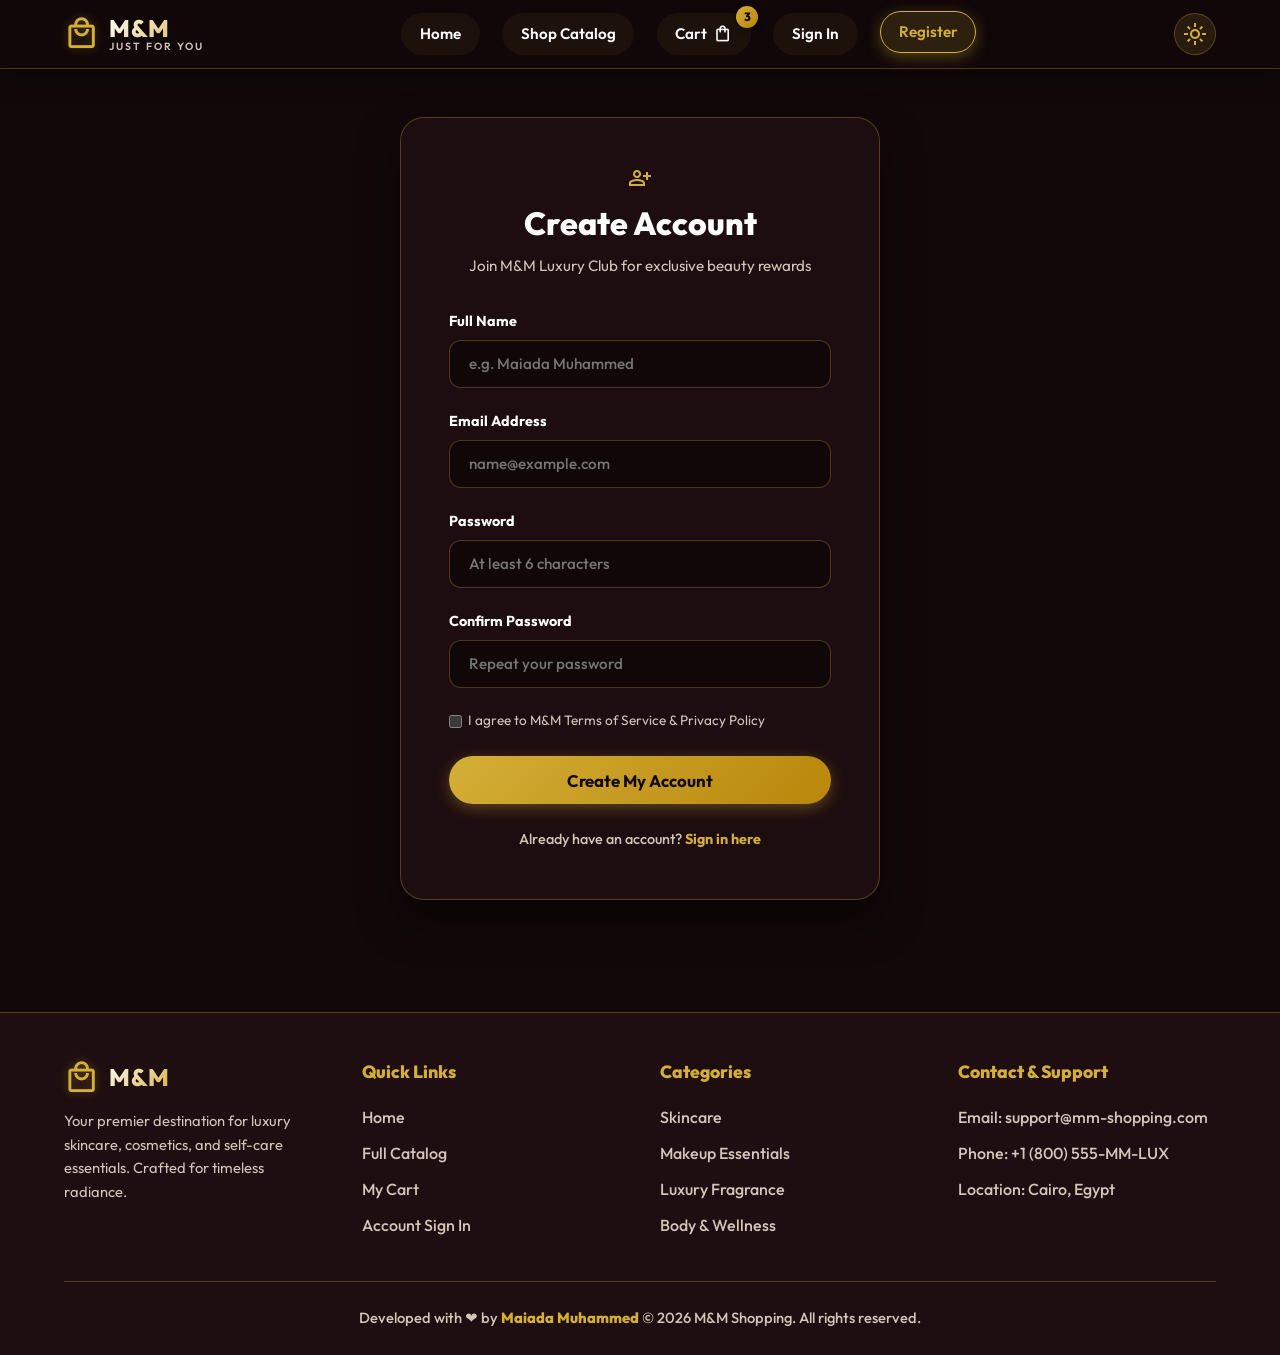
<file: web pages/register.html>
<!DOCTYPE html>
<html lang="en" data-theme="dark">
<head>
  <meta charset="UTF-8" />
  <meta name="viewport" content="width=device-width, initial-scale=1.0" />
  <title>Create Account | M&M Shopping</title>
  <meta name="description" content="Register an M&M luxury account for exclusive offers, personalized skincare recommendations, and order tracking." />
  
  <!-- Preconnect Fonts -->
  <link rel="preconnect" href="https://fonts.googleapis.com" />
  <link rel="preconnect" href="https://fonts.gstatic.com" crossorigin />

  <!-- External Styles -->
  <link rel="stylesheet" href="../css/global.css" />
  <link rel="stylesheet" href="../css/pages/auth.css" />
  <link rel="stylesheet" href="https://fonts.googleapis.com/css2?family=Material+Symbols+Outlined:opsz,wght,FILL,GRAD@24,400,0,0" />
</head>
<body>

  <!-- SITE HEADER -->
  <header class="site-header">
    <div class="container header-container">
      <a href="../index.html" class="logo-brand">
        <span class="material-symbols-outlined">local_mall</span>
        <div class="logo-brand-text">
          <span class="logo-title">M&M</span>
          <span class="logo-subtitle">Just For You</span>
        </div>
      </a>

      <nav class="nav-links" aria-label="Main Navigation">
        <a href="../index.html" class="nav-item">Home</a>
        <a href="./product.html" class="nav-item">Shop Catalog</a>
        <a href="./cart.html" class="nav-item cart-link-wrapper">
          <span>Cart</span>
          <span class="material-symbols-outlined" style="font-size:1.2rem;">shopping_bag</span>
          <span class="cart-badge product-number">0</span>
        </a>
        <a href="./signup.html" class="nav-item sign-up">Sign In</a>
        <a href="./register.html" class="nav-item register active">Register</a>
      </nav>

      <div style="display:flex; align-items:center; gap:0.8rem;">
        <button class="theme-toggle-btn" title="Toggle Light/Dark Theme" aria-label="Toggle theme">
          <span class="material-symbols-outlined">dark_mode</span>
        </button>
        <button class="mobile-menu-btn" title="Open Menu" aria-label="Open menu">
          <span class="material-symbols-outlined">menu</span>
        </button>
      </div>
    </div>
  </header>

  <!-- AUTH REGISTER CONTENT -->
  <main class="container auth-page-wrapper">
    <div class="auth-card">
      <div class="auth-card-header">
        <span class="material-symbols-outlined auth-icon">person_add</span>
        <h1 class="auth-title">Create Account</h1>
        <p class="auth-subtitle">Join M&M Luxury Club for exclusive beauty rewards</p>
      </div>

      <div class="auth-alert" id="register-error-alert"></div>

      <form id="register-form">
        <div class="form-group">
          <label class="form-label" for="reg-name">Full Name</label>
          <input type="text" id="reg-name" class="form-input" placeholder="e.g. Maiada Muhammed" required />
        </div>

        <div class="form-group">
          <label class="form-label" for="reg-email">Email Address</label>
          <input type="email" id="reg-email" class="form-input" placeholder="name@example.com" required />
        </div>

        <div class="form-group">
          <label class="form-label" for="reg-password">Password</label>
          <input type="password" id="reg-password" class="form-input" placeholder="At least 6 characters" minlength="6" required />
        </div>

        <div class="form-group">
          <label class="form-label" for="reg-confirm">Confirm Password</label>
          <input type="password" id="reg-confirm" class="form-input" placeholder="Repeat your password" minlength="6" required />
        </div>

        <div style="margin-bottom:1.5rem; font-size:0.85rem; color:var(--text-secondary);">
          <label style="display:flex; align-items:center; gap:0.4rem; cursor:pointer;">
            <input type="checkbox" required /> I agree to M&M Terms of Service & Privacy Policy
          </label>
        </div>

        <button type="submit" class="btn-primary-gold" style="width:100%; padding:0.85rem; font-size:1.05rem;">
          Create My Account
        </button>
      </form>

      <div class="auth-footer-link">
        Already have an account? <a href="./signup.html">Sign in here</a>
      </div>
    </div>
  </main>

  <!-- FOOTER -->
  <footer class="site-footer">
    <div class="container">
      <div class="footer-content">
        <div class="footer-brand">
          <a href="../index.html" class="logo-brand">
            <span class="material-symbols-outlined">local_mall</span>
            <span class="logo-title">M&M</span>
          </a>
          <p>Your premier destination for luxury skincare, cosmetics, and self-care essentials. Crafted for timeless radiance.</p>
        </div>
        
        <div class="footer-col">
          <h4>Quick Links</h4>
          <ul class="footer-links">
            <li><a href="../index.html">Home</a></li>
            <li><a href="./product.html">Full Catalog</a></li>
            <li><a href="./cart.html">My Cart</a></li>
            <li><a href="./signup.html">Account Sign In</a></li>
          </ul>
        </div>

        <div class="footer-col">
          <h4>Categories</h4>
          <ul class="footer-links">
            <li><a href="./product.html">Skincare</a></li>
            <li><a href="./product.html">Makeup Essentials</a></li>
            <li><a href="./product.html">Luxury Fragrance</a></li>
            <li><a href="./product.html">Body & Wellness</a></li>
          </ul>
        </div>

        <div class="footer-col">
          <h4>Contact & Support</h4>
          <ul class="footer-links">
            <li>Email: support@mm-shopping.com</li>
            <li>Phone: +1 (800) 555-MM-LUX</li>
            <li>Location: Cairo, Egypt</li>
          </ul>
        </div>
      </div>

      <div class="footer-bottom">
        Developed with ❤️ by <span>Maiada Muhammed</span> &copy; 2026 M&M Shopping. All rights reserved.
      </div>
    </div>
  </footer>

  <!-- External JavaScript Modules -->
  <script src="../js/products-data.js"></script>
  <script src="../js/cart.js"></script>
  <script src="../js/auth.js"></script>
  <script src="../js/theme.js"></script>
  <script src="../js/main.js"></script>
  <script src="../js/pages/auth-pages.js"></script>
</body>
</html>
</file>
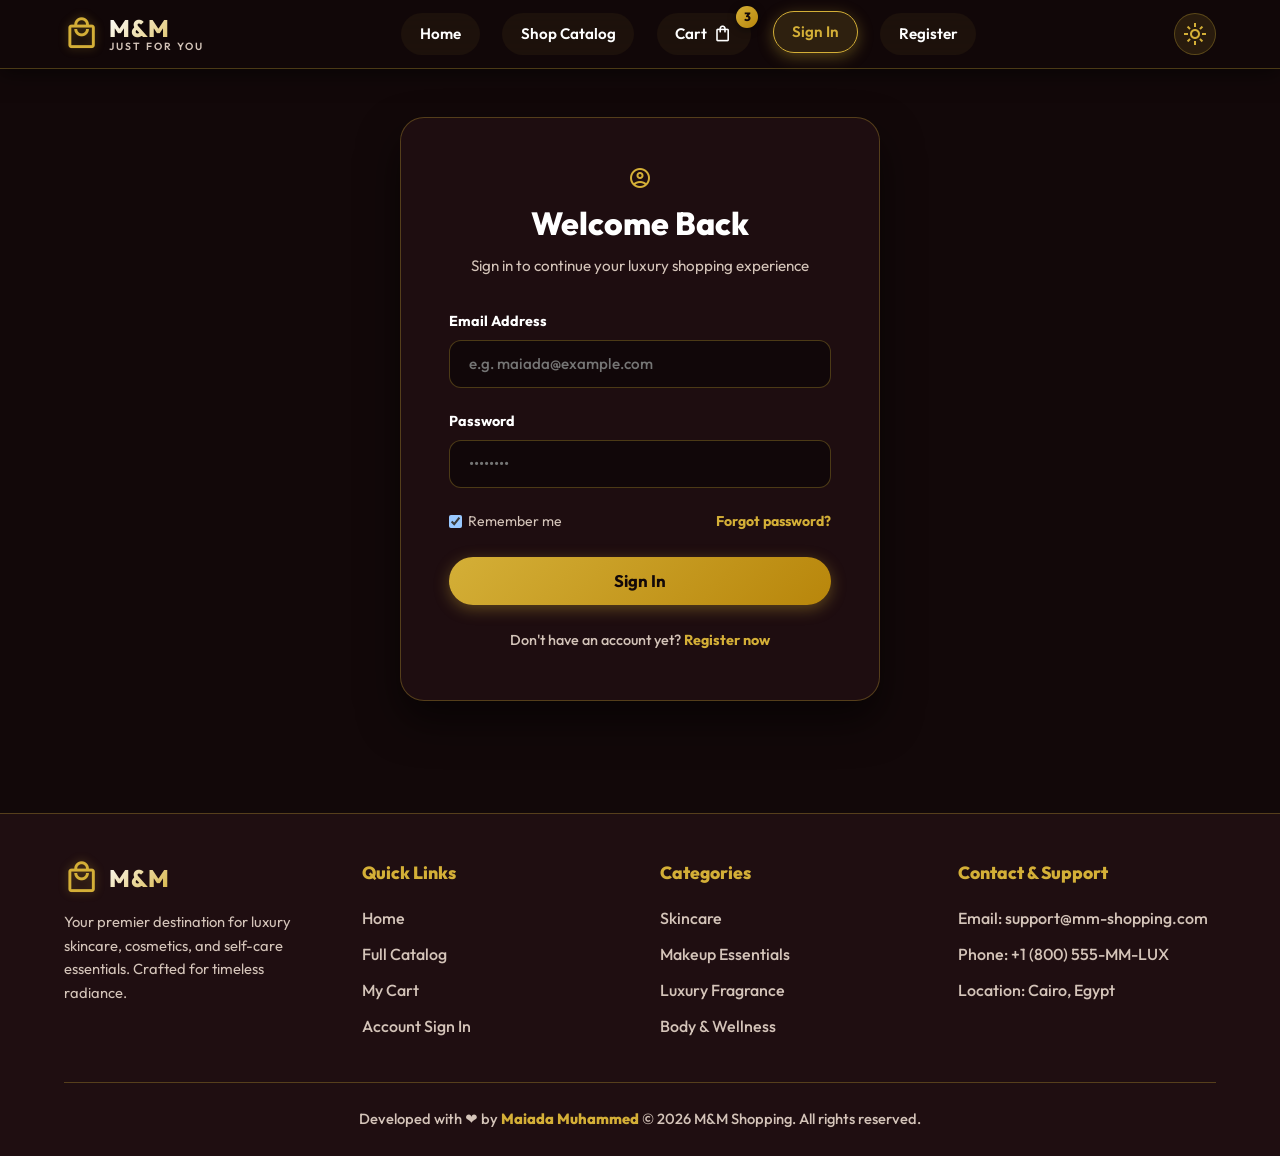
<file: web pages/signup.html>
<!DOCTYPE html>
<html lang="en" data-theme="dark">
<head>
  <meta charset="UTF-8" />
  <meta name="viewport" content="width=device-width, initial-scale=1.0" />
  <title>Sign In | M&M Shopping</title>
  <meta name="description" content="Sign in to your M&M luxury account to access orders, save wishlists, and checkout faster." />
  
  <!-- Preconnect Fonts -->
  <link rel="preconnect" href="https://fonts.googleapis.com" />
  <link rel="preconnect" href="https://fonts.gstatic.com" crossorigin />

  <!-- External Styles -->
  <link rel="stylesheet" href="../css/global.css" />
  <link rel="stylesheet" href="../css/pages/auth.css" />
  <link rel="stylesheet" href="https://fonts.googleapis.com/css2?family=Material+Symbols+Outlined:opsz,wght,FILL,GRAD@24,400,0,0" />
</head>
<body>

  <!-- SITE HEADER -->
  <header class="site-header">
    <div class="container header-container">
      <a href="../index.html" class="logo-brand">
        <span class="material-symbols-outlined">local_mall</span>
        <div class="logo-brand-text">
          <span class="logo-title">M&M</span>
          <span class="logo-subtitle">Just For You</span>
        </div>
      </a>

      <nav class="nav-links" aria-label="Main Navigation">
        <a href="../index.html" class="nav-item">Home</a>
        <a href="./product.html" class="nav-item">Shop Catalog</a>
        <a href="./cart.html" class="nav-item cart-link-wrapper">
          <span>Cart</span>
          <span class="material-symbols-outlined" style="font-size:1.2rem;">shopping_bag</span>
          <span class="cart-badge product-number">0</span>
        </a>
        <a href="./signup.html" class="nav-item sign-up active">Sign In</a>
        <a href="./register.html" class="nav-item register">Register</a>
      </nav>

      <div style="display:flex; align-items:center; gap:0.8rem;">
        <button class="theme-toggle-btn" title="Toggle Light/Dark Theme" aria-label="Toggle theme">
          <span class="material-symbols-outlined">dark_mode</span>
        </button>
        <button class="mobile-menu-btn" title="Open Menu" aria-label="Open menu">
          <span class="material-symbols-outlined">menu</span>
        </button>
      </div>
    </div>
  </header>

  <!-- AUTH MAIN CONTENT -->
  <main class="container auth-page-wrapper">
    <div class="auth-card">
      <div class="auth-card-header">
        <span class="material-symbols-outlined auth-icon">account_circle</span>
        <h1 class="auth-title">Welcome Back</h1>
        <p class="auth-subtitle">Sign in to continue your luxury shopping experience</p>
      </div>

      <div class="auth-alert" id="login-error-alert"></div>

      <form id="login-form">
        <div class="form-group">
          <label class="form-label" for="login-email">Email Address</label>
          <input type="email" id="login-email" class="form-input" placeholder="e.g. maiada@example.com" required />
        </div>

        <div class="form-group">
          <label class="form-label" for="login-password">Password</label>
          <input type="password" id="login-password" class="form-input" placeholder="••••••••" required />
        </div>

        <div style="display:flex; justify-content:space-between; align-items:center; margin-bottom:1.5rem; font-size:0.88rem;">
          <label style="display:flex; align-items:center; gap:0.4rem; cursor:pointer; color:var(--text-secondary);">
            <input type="checkbox" checked /> Remember me
          </label>
          <a href="#" style="color:var(--nav-active-color); font-weight:700;">Forgot password?</a>
        </div>

        <button type="submit" class="btn-primary-gold" style="width:100%; padding:0.85rem; font-size:1.05rem;">
          Sign In
        </button>
      </form>

      <div class="auth-footer-link">
        Don't have an account yet? <a href="./register.html">Register now</a>
      </div>
    </div>
  </main>

  <!-- FOOTER -->
  <footer class="site-footer">
    <div class="container">
      <div class="footer-content">
        <div class="footer-brand">
          <a href="../index.html" class="logo-brand">
            <span class="material-symbols-outlined">local_mall</span>
            <span class="logo-title">M&M</span>
          </a>
          <p>Your premier destination for luxury skincare, cosmetics, and self-care essentials. Crafted for timeless radiance.</p>
        </div>
        
        <div class="footer-col">
          <h4>Quick Links</h4>
          <ul class="footer-links">
            <li><a href="../index.html">Home</a></li>
            <li><a href="./product.html">Full Catalog</a></li>
            <li><a href="./cart.html">My Cart</a></li>
            <li><a href="./signup.html">Account Sign In</a></li>
          </ul>
        </div>

        <div class="footer-col">
          <h4>Categories</h4>
          <ul class="footer-links">
            <li><a href="./product.html">Skincare</a></li>
            <li><a href="./product.html">Makeup Essentials</a></li>
            <li><a href="./product.html">Luxury Fragrance</a></li>
            <li><a href="./product.html">Body & Wellness</a></li>
          </ul>
        </div>

        <div class="footer-col">
          <h4>Contact & Support</h4>
          <ul class="footer-links">
            <li>Email: support@mm-shopping.com</li>
            <li>Phone: +1 (800) 555-MM-LUX</li>
            <li>Location: Cairo, Egypt</li>
          </ul>
        </div>
      </div>

      <div class="footer-bottom">
        Developed with ❤️ by <span>Maiada Muhammed</span> &copy; 2026 M&M Shopping. All rights reserved.
      </div>
    </div>
  </footer>

  <!-- External JavaScript Modules -->
  <script src="../js/products-data.js"></script>
  <script src="../js/cart.js"></script>
  <script src="../js/auth.js"></script>
  <script src="../js/theme.js"></script>
  <script src="../js/main.js"></script>
  <script src="../js/pages/auth-pages.js"></script>
</body>
</html>
</file>
<file: css/global.css>
/* ==========================================================================
   M&M SHOPPING - GLOBAL LUXURY DESIGN SYSTEM (NAVBAR THEME TOGGLE ONLY)
   ========================================================================== */

@import url('https://fonts.googleapis.com/css2?family=Outfit:wght@300;400;500;600;700;800&family=Plus+Jakarta+Sans:wght@400;500;600;700&display=swap');

:root {
  --font-main: 'Outfit', 'Plus Jakarta Sans', system-ui, -apple-system, sans-serif;
  --accent-gold: #d4af37;
  --accent-gold-dark: #b8860b;
  --accent-gold-light: #f3e5ab;
  --accent-gold-hover: #e6c148;
  --accent-gold-glow: rgba(212, 175, 55, 0.35);

  --accent-rose: #d95364;
  --accent-rose-hover: #b04653;
  --transition-smooth: all 0.35s cubic-bezier(0.4, 0, 0.2, 1);
}

/* ==========================================================================
   THEME VARIABLES
   ========================================================================== */

/* Dark Theme (Default) */
:root, [data-theme="dark"], body[data-theme="dark"] {
  --bg-main: #120809;
  --bg-surface: #1f0e11;
  --bg-card: rgba(32, 15, 18, 0.92);
  --text-primary: #ffffff;
  --text-secondary: #d4c4b9;
  --border-color: rgba(212, 175, 55, 0.3);
  --nav-active-color: var(--accent-gold);
  --header-bg: rgba(18, 8, 9, 0.94);
  --input-bg: rgba(0, 0, 0, 0.4);
  --shadow-color: rgba(0, 0, 0, 0.55);
  --hero-bg-overlay: linear-gradient(135deg, rgba(20,9,11,0.92) 0%, rgba(50,22,26,0.85) 100%);
  --promo-bg-overlay: linear-gradient(135deg, rgba(43, 18, 22, 0.95) 0%, rgba(21, 9, 11, 0.95) 100%);
  color-scheme: dark;
}

/* Light Theme */
html[data-theme="light"], body[data-theme="light"] {
  --bg-main: #fcfaf7;
  --bg-surface: #f4efe4;
  --bg-card: #ffffff;
  --text-primary: #1c0a0d;
  --text-secondary: #423033;
  --border-color: rgba(184, 134, 11, 0.35);
  --nav-active-color: #b8860b;
  --header-bg: rgba(252, 250, 247, 0.96);
  --input-bg: #f5eedf;
  --shadow-color: rgba(138, 98, 30, 0.15);
  --hero-bg-overlay: linear-gradient(135deg, rgba(252, 248, 243, 0.94) 0%, rgba(244, 235, 217, 0.9) 100%);
  --promo-bg-overlay: linear-gradient(135deg, rgba(244, 235, 217, 0.96) 0%, rgba(252, 248, 243, 0.96) 100%);
  color-scheme: light;
}

/* Global Reset & Base Setup */
*, *::before, *::after {
  box-sizing: border-box;
  margin: 0;
  padding: 0;
}

html {
  scroll-behavior: smooth;
  font-size: 16px;
  -webkit-text-size-adjust: 100%;
}

body {
  font-family: var(--font-main);
  background-color: var(--bg-main) !important;
  color: var(--text-primary) !important;
  line-height: 1.6;
  min-height: 100vh;
  display: flex;
  flex-direction: column;
  transition: background-color 0.4s ease, color 0.4s ease, border-color 0.4s ease;
  overflow-x: hidden;
}

/* Material Symbols Styling & Fill Settings */
.material-symbols-outlined {
  font-variation-settings: 'FILL' 0, 'wght' 400, 'GRAD' 0, 'opsz' 24;
  vertical-align: middle;
}

/* Filled Star Icons for Ratings */
.star-filled, .product-rating .material-symbols-outlined {
  font-variation-settings: 'FILL' 1, 'wght' 400, 'GRAD' 0, 'opsz' 24;
  color: var(--accent-gold);
}

/* Custom Luxury Scrollbar */
::-webkit-scrollbar {
  width: 10px;
}
::-webkit-scrollbar-track {
  background: var(--bg-main);
}
::-webkit-scrollbar-thumb {
  background: var(--accent-gold);
  border-radius: 5px;
  border: 2px solid var(--bg-main);
}
::-webkit-scrollbar-thumb:hover {
  background: var(--accent-gold-hover);
}

a {
  text-decoration: none;
  color: inherit;
  transition: var(--transition-smooth);
}

button {
  cursor: pointer;
  font-family: var(--font-main);
  border: none;
  outline: none;
  transition: var(--transition-smooth);
}

input, select, textarea {
  font-family: var(--font-main);
  outline: none;
}

/* Base Layout Container */
.container {
  width: 90%;
  max-width: 1240px;
  margin-inline: auto;
}

main {
  flex: 1;
}

/* ==========================================================================
   HEADER & NAVBAR
   ========================================================================== */
header.site-header {
  position: sticky;
  top: 0;
  z-index: 1000;
  background-color: var(--header-bg) !important;
  backdrop-filter: blur(16px);
  -webkit-backdrop-filter: blur(16px);
  border-bottom: 1px solid var(--border-color);
  padding: 0.8rem 0;
  transition: var(--transition-smooth);
  box-shadow: 0 4px 20px var(--shadow-color);
}

.header-container {
  display: flex;
  align-items: center;
  justify-content: space-between;
}

.logo-brand {
  display: flex;
  align-items: center;
  gap: 0.6rem;
  color: var(--accent-gold);
  font-weight: 800;
  font-size: 1.6rem;
  letter-spacing: 1px;
}

.logo-brand .material-symbols-outlined {
  font-size: 2.2rem;
  color: var(--accent-gold);
  text-shadow: 0 0 10px var(--accent-gold-glow);
}

.logo-brand-text {
  display: flex;
  flex-direction: column;
  line-height: 1.1;
}

.logo-title {
  font-size: 1.5rem;
  font-weight: 800;
  background: linear-gradient(135deg, var(--text-primary) 0%, var(--accent-gold) 100%);
  -webkit-background-clip: text;
  -webkit-text-fill-color: transparent;
}

.logo-subtitle {
  font-size: 0.65rem;
  letter-spacing: 2px;
  text-transform: uppercase;
  color: var(--text-secondary);
  font-weight: 600;
}

.nav-links {
  display: flex;
  align-items: center;
  gap: 1.4rem;
}

.nav-item {
  display: flex;
  align-items: center;
  gap: 0.4rem;
  font-size: 0.95rem;
  font-weight: 600;
  padding: 0.5rem 1.1rem;
  border-radius: 30px;
  color: var(--text-primary);
  background: rgba(212, 175, 55, 0.06);
  border: 1px solid transparent;
  transition: var(--transition-smooth);
}

.nav-item:hover, .nav-item.active {
  color: var(--nav-active-color);
  border-color: var(--accent-gold);
  background: rgba(212, 175, 55, 0.15);
  transform: translateY(-2px);
  box-shadow: 0 4px 15px var(--accent-gold-glow);
}

.cart-link-wrapper {
  position: relative;
}

.cart-badge {
  position: absolute;
  top: -8px;
  right: -8px;
  background: linear-gradient(135deg, var(--accent-gold) 0%, #b8860b 100%);
  color: #120809;
  font-size: 0.75rem;
  font-weight: 800;
  width: 22px;
  height: 22px;
  border-radius: 50%;
  display: flex;
  align-items: center;
  justify-content: center;
  box-shadow: 0 2px 8px rgba(0, 0, 0, 0.4);
  transition: transform 0.3s cubic-bezier(0.175, 0.885, 0.32, 1.275);
}

.cart-badge.bounce {
  transform: scale(1.4);
}

/* User Profile Pill */
.user-profile-btn {
  display: flex;
  align-items: center;
  gap: 0.5rem;
  color: var(--nav-active-color);
  font-weight: 700;
  font-size: 0.9rem;
  padding: 0.4rem 0.9rem;
  border-radius: 30px;
  background: rgba(212, 175, 55, 0.15);
  border: 1px solid var(--border-color);
}

.logout-btn {
  background: none;
  border: none;
  color: var(--text-secondary);
  display: flex;
  align-items: center;
  padding: 0.2rem;
  margin-left: 0.3rem;
  border-radius: 50%;
}

.logout-btn:hover {
  color: var(--accent-rose);
}

/* Header Theme Toggle Button */
.theme-toggle-btn {
  background: rgba(212, 175, 55, 0.12);
  border: 1px solid var(--border-color);
  color: var(--accent-gold);
  width: 42px;
  height: 42px;
  border-radius: 50%;
  display: flex;
  align-items: center;
  justify-content: center;
  transition: var(--transition-smooth);
}

.theme-toggle-btn:hover {
  background: var(--accent-gold);
  color: #120809;
  transform: rotate(20deg) scale(1.08);
  box-shadow: 0 0 15px var(--accent-gold-glow);
}

.mobile-menu-btn {
  display: none;
  background: none;
  border: none;
  color: var(--text-primary);
  font-size: 1.8rem;
}

/* ==========================================================================
   CARDS & PRODUCT GRID
   ========================================================================== */
.products-grid {
  display: grid;
  grid-template-columns: repeat(auto-fill, minmax(260px, 1fr));
  gap: 2rem;
  margin-block: 2.5rem;
}

.product-card {
  background: var(--bg-card) !important;
  backdrop-filter: blur(10px);
  -webkit-backdrop-filter: blur(10px);
  border: 1px solid var(--border-color) !important;
  border-radius: 18px;
  overflow: hidden;
  display: flex;
  flex-direction: column;
  transition: var(--transition-smooth);
  box-shadow: 0 8px 25px var(--shadow-color);
  position: relative;
}

.product-card:hover {
  transform: translateY(-8px);
  border-color: var(--accent-gold) !important;
  box-shadow: 0 15px 35px var(--accent-gold-glow);
}

.product-card-img-wrapper {
  position: relative;
  width: 100%;
  height: 230px;
  overflow: hidden;
  background: var(--bg-surface);
}

.product-card-img {
  width: 100%;
  height: 100%;
  object-fit: cover;
  transition: transform 0.5s ease;
}

.product-card:hover .product-card-img {
  transform: scale(1.08);
}

.product-badge {
  position: absolute;
  top: 12px;
  left: 12px;
  background: linear-gradient(135deg, var(--accent-gold) 0%, #b8860b 100%);
  color: #120809;
  font-size: 0.75rem;
  font-weight: 800;
  padding: 0.28rem 0.7rem;
  border-radius: 20px;
  text-transform: uppercase;
  letter-spacing: 0.5px;
  box-shadow: 0 2px 8px rgba(0,0,0,0.3);
}

.product-card-body {
  padding: 1.4rem;
  display: flex;
  flex-direction: column;
  flex: 1;
}

.product-category {
  font-size: 0.75rem;
  text-transform: uppercase;
  letter-spacing: 1.5px;
  color: var(--nav-active-color);
  font-weight: 700;
  margin-bottom: 0.4rem;
}

.product-title {
  font-size: 1.15rem;
  font-weight: 700;
  color: var(--text-primary);
  margin-bottom: 0.6rem;
  line-height: 1.3;
}

.product-description {
  font-size: 0.9rem;
  color: var(--text-secondary);
  margin-bottom: 1.2rem;
  display: -webkit-box;
  -webkit-line-clamp: 2;
  -webkit-box-orient: vertical;
  overflow: hidden;
  line-height: 1.5;
}

.product-rating {
  display: flex;
  align-items: center;
  gap: 0.25rem;
  color: var(--accent-gold);
  font-size: 0.9rem;
  font-weight: 700;
  margin-bottom: 1rem;
}

.product-card-footer {
  margin-top: auto;
  display: flex;
  align-items: center;
  justify-content: space-between;
  gap: 0.8rem;
  padding-top: 1rem;
  border-top: 1px solid var(--border-color);
}

.product-price {
  font-size: 1.35rem;
  font-weight: 800;
  color: var(--nav-active-color);
}

.product-old-price {
  font-size: 0.9rem;
  text-decoration: line-through;
  color: var(--text-secondary);
  margin-left: 0.4rem;
  font-weight: 500;
}

/* ==========================================================================
   BUTTONS & UI ELEMENTS
   ========================================================================== */
.btn-primary-gold {
  background: linear-gradient(135deg, var(--accent-gold) 0%, #b8860b 100%);
  color: #120809 !important;
  font-weight: 700;
  padding: 0.65rem 1.4rem;
  border-radius: 30px;
  display: inline-flex;
  align-items: center;
  justify-content: center;
  gap: 0.5rem;
  box-shadow: 0 4px 15px var(--accent-gold-glow);
  transition: var(--transition-smooth);
}

.btn-primary-gold:hover {
  transform: translateY(-2px);
  box-shadow: 0 6px 20px rgba(212, 175, 55, 0.5);
  background: linear-gradient(135deg, var(--accent-gold-hover) 0%, #d4af37 100%);
}

.btn-secondary-outline {
  background: transparent;
  color: var(--nav-active-color);
  border: 1px solid var(--border-color);
  font-weight: 700;
  padding: 0.65rem 1.4rem;
  border-radius: 30px;
  display: inline-flex;
  align-items: center;
  justify-content: center;
  gap: 0.5rem;
}

.btn-secondary-outline:hover {
  background: rgba(212, 175, 55, 0.15);
  border-color: var(--accent-gold);
  color: var(--text-primary);
}

.btn-danger-outline {
  background: rgba(217, 83, 100, 0.12);
  color: var(--accent-rose);
  border: 1px solid rgba(217, 83, 100, 0.35);
  font-weight: 700;
  padding: 0.55rem 1.1rem;
  border-radius: 20px;
  display: inline-flex;
  align-items: center;
  gap: 0.4rem;
}

.btn-danger-outline:hover {
  background: var(--accent-rose);
  color: #fff;
}

/* Form Fields */
.form-group {
  margin-bottom: 1.4rem;
}

.form-label {
  display: block;
  font-size: 0.9rem;
  font-weight: 700;
  color: var(--text-primary);
  margin-bottom: 0.4rem;
}

.form-input {
  width: 100%;
  padding: 0.85rem 1.2rem;
  background: var(--input-bg) !important;
  border: 1px solid var(--border-color) !important;
  border-radius: 12px;
  color: var(--text-primary) !important;
  font-size: 0.95rem;
  font-weight: 500;
  transition: var(--transition-smooth);
}

.form-input:focus {
  border-color: var(--accent-gold) !important;
  box-shadow: 0 0 14px var(--accent-gold-glow);
}

/* ==========================================================================
   TOAST NOTIFICATIONS & MODALS
   ========================================================================== */
#toast-container {
  position: fixed;
  bottom: 2rem;
  right: 2rem;
  z-index: 9999;
  display: flex;
  flex-direction: column;
  gap: 0.8rem;
}

.toast-message {
  background: var(--bg-card) !important;
  backdrop-filter: blur(16px);
  border: 1.5px solid var(--accent-gold) !important;
  color: var(--text-primary) !important;
  padding: 0.95rem 1.5rem;
  border-radius: 14px;
  box-shadow: 0 10px 30px var(--shadow-color);
  display: flex;
  align-items: center;
  gap: 0.8rem;
  font-weight: 600;
  animation: slideInRight 0.35s cubic-bezier(0.175, 0.885, 0.32, 1.275);
}

.toast-message .material-symbols-outlined {
  color: var(--accent-gold);
}

@keyframes slideInRight {
  from {
    transform: translateX(100%);
    opacity: 0;
  }
  to {
    transform: translateX(0);
    opacity: 1;
  }
}

/* ==========================================================================
   FOOTER
   ========================================================================== */
footer.site-footer {
  background: var(--bg-surface) !important;
  border-top: 1px solid var(--border-color);
  padding-block: 2.8rem 1.6rem;
  margin-top: 4rem;
  color: var(--text-secondary) !important;
}

.footer-content {
  display: grid;
  grid-template-columns: repeat(auto-fit, minmax(220px, 1fr));
  gap: 2.5rem;
  margin-bottom: 2rem;
}

.footer-brand p {
  font-size: 0.92rem;
  margin-top: 0.8rem;
  line-height: 1.6;
}

.footer-col h4 {
  color: var(--nav-active-color);
  font-size: 1.1rem;
  font-weight: 800;
  margin-bottom: 1.2rem;
}

.footer-links {
  list-style: none;
}

.footer-links li {
  margin-bottom: 0.65rem;
  font-weight: 500;
}

.footer-links a:hover {
  color: var(--accent-gold);
  padding-left: 4px;
}

.footer-bottom {
  text-align: center;
  padding-top: 1.5rem;
  border-top: 1px solid var(--border-color);
  font-size: 0.92rem;
  font-weight: 500;
}

.footer-bottom span {
  color: var(--nav-active-color);
  font-weight: 800;
}

/* Responsive Rules */
@media (max-width: 768px) {
  .nav-links {
    display: none;
    position: absolute;
    top: 100%;
    left: 0;
    width: 100%;
    background: var(--header-bg);
    flex-direction: column;
    padding: 1.5rem;
    border-bottom: 1px solid var(--border-color);
    box-shadow: 0 10px 30px var(--shadow-color);
  }

  .nav-links.active {
    display: flex;
  }

  .mobile-menu-btn {
    display: block;
  }
}
</file>
<file: css/pages/home.css>
/* ==========================================================================
   M&M SHOPPING - HOME PAGE STYLES
   ========================================================================== */

.hero-slider {
  position: relative;
  border-radius: 24px;
  overflow: hidden;
  margin-top: 1.5rem;
  box-shadow: 0 20px 40px var(--shadow-color);
  border: 1px solid var(--border-color);
  min-height: 480px;
  display: flex;
  align-items: center;
  background: var(--hero-bg-overlay), url('../../imgs/background.webp') center/cover no-repeat;
  transition: var(--transition-smooth);
}

.hero-content {
  padding: 3.5rem 4rem;
  max-width: 650px;
  z-index: 2;
}

.hero-subtitle {
  color: var(--nav-active-color);
  text-transform: uppercase;
  letter-spacing: 3px;
  font-size: 0.9rem;
  font-weight: 800;
  margin-bottom: 0.8rem;
  display: inline-block;
  padding: 0.3rem 0.9rem;
  background: rgba(212, 175, 55, 0.12);
  border-radius: 20px;
  border: 1px solid var(--border-color);
}

.hero-title {
  font-size: 3.2rem;
  font-weight: 800;
  line-height: 1.15;
  margin-bottom: 1.2rem;
  color: var(--text-primary);
}

.hero-desc {
  color: var(--text-secondary);
  font-size: 1.1rem;
  margin-bottom: 2rem;
  line-height: 1.6;
  font-weight: 500;
}

.hero-buttons {
  display: flex;
  gap: 1.2rem;
  flex-wrap: wrap;
}

/* Key Benefits Section */
.benefits-grid {
  display: grid;
  grid-template-columns: repeat(auto-fit, minmax(230px, 1fr));
  gap: 1.5rem;
  margin-block: 3.5rem 2rem;
}

.benefit-card {
  background: var(--bg-card);
  border: 1px solid var(--border-color);
  border-radius: 18px;
  padding: 1.8rem 1.4rem;
  text-align: center;
  transition: var(--transition-smooth);
  box-shadow: 0 4px 15px var(--shadow-color);
}

.benefit-card:hover {
  transform: translateY(-5px);
  border-color: var(--accent-gold);
  box-shadow: 0 10px 25px var(--accent-gold-glow);
}

.benefit-icon {
  font-size: 2.5rem;
  color: var(--accent-gold);
  margin-bottom: 0.8rem;
}

.benefit-title {
  font-size: 1.1rem;
  font-weight: 700;
  color: var(--text-primary);
  margin-bottom: 0.4rem;
}

.benefit-desc {
  font-size: 0.88rem;
  color: var(--text-secondary);
  font-weight: 500;
}

/* Section Header */
.section-header {
  display: flex;
  align-items: center;
  justify-content: space-between;
  margin-top: 3.5rem;
  margin-bottom: 1rem;
}

.section-title {
  font-size: 2rem;
  font-weight: 800;
  display: flex;
  align-items: center;
  gap: 0.6rem;
  color: var(--text-primary);
}

.section-title .material-symbols-outlined {
  color: var(--accent-gold);
  font-size: 2.2rem;
}

/* Promo Banner */
.promo-banner {
  margin-block: 4rem;
  border-radius: 20px;
  padding: 3rem;
  background: var(--promo-bg-overlay), url('../../imgs/back1.webp') center/cover;
  border: 1px solid var(--border-color);
  display: flex;
  align-items: center;
  justify-content: space-between;
  gap: 2rem;
  box-shadow: 0 15px 35px var(--shadow-color);
  transition: var(--transition-smooth);
}

.promo-text h2 {
  font-size: 2.2rem;
  font-weight: 800;
  color: var(--text-primary);
  margin-bottom: 0.8rem;
}

.promo-text p {
  color: var(--text-secondary);
  font-size: 1.05rem;
  font-weight: 500;
}

@media (max-width: 768px) {
  .hero-title { font-size: 2.2rem; }
  .hero-content { padding: 2rem; }
  .promo-banner { flex-direction: column; text-align: center; }
}
</file>
<file: css/pages/cart.css>
/* ==========================================================================
   M&M SHOPPING - CART PAGE STYLES
   ========================================================================== */

.cart-layout {
  display: grid;
  grid-template-columns: 1fr 380px;
  gap: 2.5rem;
  margin-block: 3rem;
  align-items: start;
}

.cart-items-wrapper {
  background: var(--bg-card);
  border: 1px solid var(--border-color);
  border-radius: 20px;
  padding: 1.8rem;
  box-shadow: 0 10px 30px var(--shadow-color);
}

.cart-item-row {
  display: flex;
  align-items: center;
  justify-content: space-between;
  gap: 1.2rem;
  padding-block: 1.2rem;
  border-bottom: 1px solid var(--border-color);
}

.cart-item-row:last-child {
  border-bottom: none;
}

.cart-item-info {
  display: flex;
  align-items: center;
  gap: 1rem;
  flex: 1;
}

.cart-item-img {
  width: 75px;
  height: 75px;
  object-fit: cover;
  border-radius: 12px;
  border: 1px solid var(--border-color);
  background: var(--bg-surface);
  transition: var(--transition-smooth);
}

.cart-item-img:hover {
  transform: scale(1.05);
  border-color: var(--accent-gold);
}

.cart-item-title {
  font-size: 1.05rem;
  font-weight: 700;
  color: var(--text-primary);
  margin-bottom: 0.2rem;
}

.cart-item-title a:hover {
  color: var(--nav-active-color);
}

.cart-item-price {
  color: var(--nav-active-color);
  font-weight: 700;
  font-size: 0.95rem;
}

.qty-controls {
  display: flex;
  align-items: center;
  gap: 0.6rem;
  background: var(--input-bg);
  border: 1px solid var(--border-color);
  border-radius: 20px;
  padding: 0.25rem 0.65rem;
}

.qty-action-btn {
  background: none;
  border: none;
  color: var(--text-primary);
  font-size: 1.1rem;
  font-weight: 700;
  width: 28px;
  height: 28px;
  border-radius: 50%;
  display: flex;
  align-items: center;
  justify-content: center;
}

.qty-action-btn:hover {
  color: var(--accent-gold);
  background: rgba(212, 175, 55, 0.15);
}

.cart-item-total {
  font-size: 1.15rem;
  font-weight: 800;
  color: var(--text-primary);
  min-width: 80px;
  text-align: right;
}

/* Order Summary Card */
.summary-card {
  background: var(--bg-card);
  border: 1.5px solid var(--accent-gold);
  border-radius: 20px;
  padding: 2rem;
  box-shadow: 0 15px 35px var(--shadow-color);
}

.summary-title {
  font-size: 1.4rem;
  font-weight: 800;
  color: var(--nav-active-color);
  margin-bottom: 1.5rem;
  padding-bottom: 0.8rem;
  border-bottom: 1px solid var(--border-color);
}

.summary-row {
  display: flex;
  justify-content: space-between;
  margin-bottom: 1rem;
  font-size: 0.98rem;
  font-weight: 500;
  color: var(--text-secondary);
}

.summary-row.total-row {
  font-size: 1.35rem;
  font-weight: 800;
  color: var(--text-primary);
  margin-top: 1.2rem;
  padding-top: 1rem;
  border-top: 1px solid var(--border-color);
}

.summary-row.total-row .total-amount {
  color: var(--nav-active-color);
}

.empty-cart-box {
  text-align: center;
  padding: 4rem 2rem;
}

.empty-cart-icon {
  font-size: 4.5rem;
  color: var(--accent-gold);
  margin-bottom: 1.2rem;
}

/* Order Confirmation Modal */
.modal-overlay {
  display: none;
  position: fixed;
  inset: 0;
  background: rgba(0, 0, 0, 0.8);
  backdrop-filter: blur(8px);
  z-index: 10000;
  align-items: center;
  justify-content: center;
}

.modal-card {
  background: var(--bg-surface);
  border: 1.5px solid var(--accent-gold);
  border-radius: 24px;
  padding: 3rem;
  max-width: 480px;
  width: 90%;
  text-align: center;
  box-shadow: 0 20px 50px rgba(0,0,0,0.6);
  animation: zoomIn 0.3s cubic-bezier(0.175, 0.885, 0.32, 1.275);
}

@keyframes zoomIn {
  from { transform: scale(0.8); opacity: 0; }
  to { transform: scale(1); opacity: 1; }
}

@media (max-width: 850px) {
  .cart-layout { grid-template-columns: 1fr; }
}
</file>
<file: css/pages/product-details.css>
/* ==========================================================================
   M&M SHOPPING - PRODUCT DETAILS PAGE STYLES
   ========================================================================== */

.details-container {
  margin-block: 3rem;
  display: grid;
  grid-template-columns: 1fr 1fr;
  gap: 3.5rem;
  align-items: start;
  background: var(--bg-card);
  border: 1px solid var(--border-color);
  border-radius: 24px;
  padding: 2.5rem;
  box-shadow: 0 15px 35px var(--shadow-color);
}

.product-main-img-wrapper {
  position: relative;
  border-radius: 16px;
  overflow: hidden;
  border: 1px solid var(--border-color);
  max-height: 450px;
  background: var(--bg-surface);
}

.product-main-img {
  width: 100%;
  height: 100%;
  object-fit: cover;
}

.details-meta {
  display: flex;
  flex-direction: column;
  gap: 1.2rem;
}

.details-category {
  color: var(--nav-active-color);
  text-transform: uppercase;
  font-size: 0.85rem;
  letter-spacing: 2px;
  font-weight: 800;
}

.details-title {
  font-size: 2.3rem;
  font-weight: 800;
  color: var(--text-primary);
  line-height: 1.2;
}

.details-rating {
  display: flex;
  align-items: center;
  gap: 0.4rem;
  color: var(--accent-gold);
  font-size: 1.05rem;
  font-weight: 700;
}

.details-price-row {
  display: flex;
  align-items: center;
  gap: 1rem;
}

.details-price {
  font-size: 2.2rem;
  font-weight: 800;
  color: var(--nav-active-color);
}

.details-old-price {
  font-size: 1.2rem;
  text-decoration: line-through;
  color: var(--text-secondary);
  font-weight: 500;
}

.stock-badge {
  display: inline-flex;
  align-items: center;
  gap: 0.4rem;
  padding: 0.4rem 0.9rem;
  border-radius: 20px;
  font-size: 0.88rem;
  font-weight: 700;
  background: rgba(34, 197, 94, 0.15);
  color: #22c55e;
  border: 1px solid rgba(34, 197, 94, 0.35);
  width: fit-content;
}

.details-description {
  font-size: 1.02rem;
  color: var(--text-secondary);
  line-height: 1.7;
  font-weight: 500;
}

.qty-selector {
  display: flex;
  align-items: center;
  gap: 1rem;
  margin-block: 1rem;
}

.qty-btn {
  width: 42px;
  height: 42px;
  border-radius: 50%;
  background: var(--input-bg);
  border: 1px solid var(--border-color);
  color: var(--text-primary);
  font-size: 1.3rem;
  font-weight: 700;
  display: flex;
  align-items: center;
  justify-content: center;
  transition: var(--transition-smooth);
}

.qty-btn:hover {
  background: var(--accent-gold);
  color: #120809;
  border-color: var(--accent-gold);
}

.qty-number {
  font-size: 1.3rem;
  font-weight: 800;
  width: 35px;
  text-align: center;
  color: var(--text-primary);
}

@media (max-width: 850px) {
  .details-container {
    grid-template-columns: 1fr;
    padding: 1.5rem;
  }
}
</file>
<file: css/pages/product.css>
/* ==========================================================================
   M&M SHOPPING - CATALOG PAGE STYLES
   ========================================================================== */

.catalog-header {
  padding-block: 2.5rem 1.5rem;
  text-align: center;
}

.catalog-title {
  font-size: 2.5rem;
  font-weight: 800;
  color: var(--text-primary);
  margin-bottom: 0.5rem;
}

.catalog-subtitle {
  color: var(--text-secondary);
  font-size: 1.05rem;
}

/* Filter & Search Control Panel */
.filter-bar-container {
  background: var(--bg-card);
  border: 1px solid var(--border-color);
  border-radius: 18px;
  padding: 1.2rem 1.5rem;
  margin-bottom: 2rem;
  display: flex;
  flex-wrap: wrap;
  align-items: center;
  justify-content: space-between;
  gap: 1.2rem;
  box-shadow: 0 10px 25px var(--shadow-color);
}

.search-box {
  position: relative;
  flex: 1;
  min-width: 260px;
}

.search-input {
  width: 100%;
  padding: 0.7rem 1rem 0.7rem 2.8rem;
  background: var(--input-bg);
  border: 1px solid var(--border-color);
  border-radius: 30px;
  color: var(--text-primary);
  font-size: 0.95rem;
  transition: var(--transition-smooth);
}

.search-input:focus {
  border-color: var(--accent-gold);
  box-shadow: 0 0 12px var(--accent-gold-glow);
}

.search-icon {
  position: absolute;
  left: 1rem;
  top: 50%;
  transform: translateY(-50%);
  color: var(--accent-gold);
  font-size: 1.2rem;
}

.category-pills {
  display: flex;
  flex-wrap: wrap;
  gap: 0.5rem;
}

.category-btn {
  background: rgba(212, 175, 55, 0.08);
  border: 1px solid var(--border-color);
  color: var(--text-primary);
  padding: 0.45rem 1rem;
  border-radius: 20px;
  font-size: 0.88rem;
  font-weight: 600;
  transition: var(--transition-smooth);
}

.category-btn:hover, .category-btn.active {
  background: var(--accent-gold);
  color: #120809;
  border-color: var(--accent-gold);
  box-shadow: 0 4px 12px var(--accent-gold-glow);
}

.sort-select {
  background: var(--input-bg);
  border: 1px solid var(--border-color);
  color: var(--text-primary);
  padding: 0.55rem 1rem;
  border-radius: 20px;
  font-size: 0.9rem;
  cursor: pointer;
}

.no-results {
  text-align: center;
  padding: 4rem 1rem;
  color: var(--text-secondary);
  grid-column: 1 / -1;
}

.no-results .material-symbols-outlined {
  font-size: 3.5rem;
  color: var(--accent-gold);
  margin-bottom: 1rem;
}
</file>
<file: css/pages/auth.css>
/* ==========================================================================
   M&M SHOPPING - AUTHENTICATION PAGES STYLES (LOGIN & REGISTER)
   ========================================================================== */

.auth-page-wrapper {
  display: flex;
  align-items: center;
  justify-content: center;
  min-height: calc(100vh - 220px);
  padding-block: 3rem;
}

.auth-card {
  background: var(--bg-card);
  border: 1px solid var(--border-color);
  border-radius: 24px;
  padding: 3rem;
  width: 100%;
  max-width: 480px;
  box-shadow: 0 20px 40px var(--shadow-color);
  backdrop-filter: blur(16px);
}

.auth-card-header {
  text-align: center;
  margin-bottom: 2rem;
}

.auth-icon {
  font-size: 3rem;
  color: var(--accent-gold);
  margin-bottom: 0.5rem;
}

.auth-title {
  font-size: 2rem;
  font-weight: 800;
  color: var(--text-primary);
}

.auth-subtitle {
  color: var(--text-secondary);
  font-size: 0.95rem;
  margin-top: 0.3rem;
}

.auth-alert {
  display: none;
  background: rgba(217, 83, 100, 0.15);
  border: 1px solid var(--accent-rose);
  color: #f87171;
  padding: 0.75rem 1rem;
  border-radius: 10px;
  font-size: 0.9rem;
  margin-bottom: 1.2rem;
  font-weight: 600;
}

.auth-footer-link {
  text-align: center;
  margin-top: 1.5rem;
  font-size: 0.9rem;
  color: var(--text-secondary);
  font-weight: 500;
}

.auth-footer-link a {
  color: var(--nav-active-color);
  font-weight: 700;
}

.auth-footer-link a:hover {
  text-decoration: underline;
}
</file>
